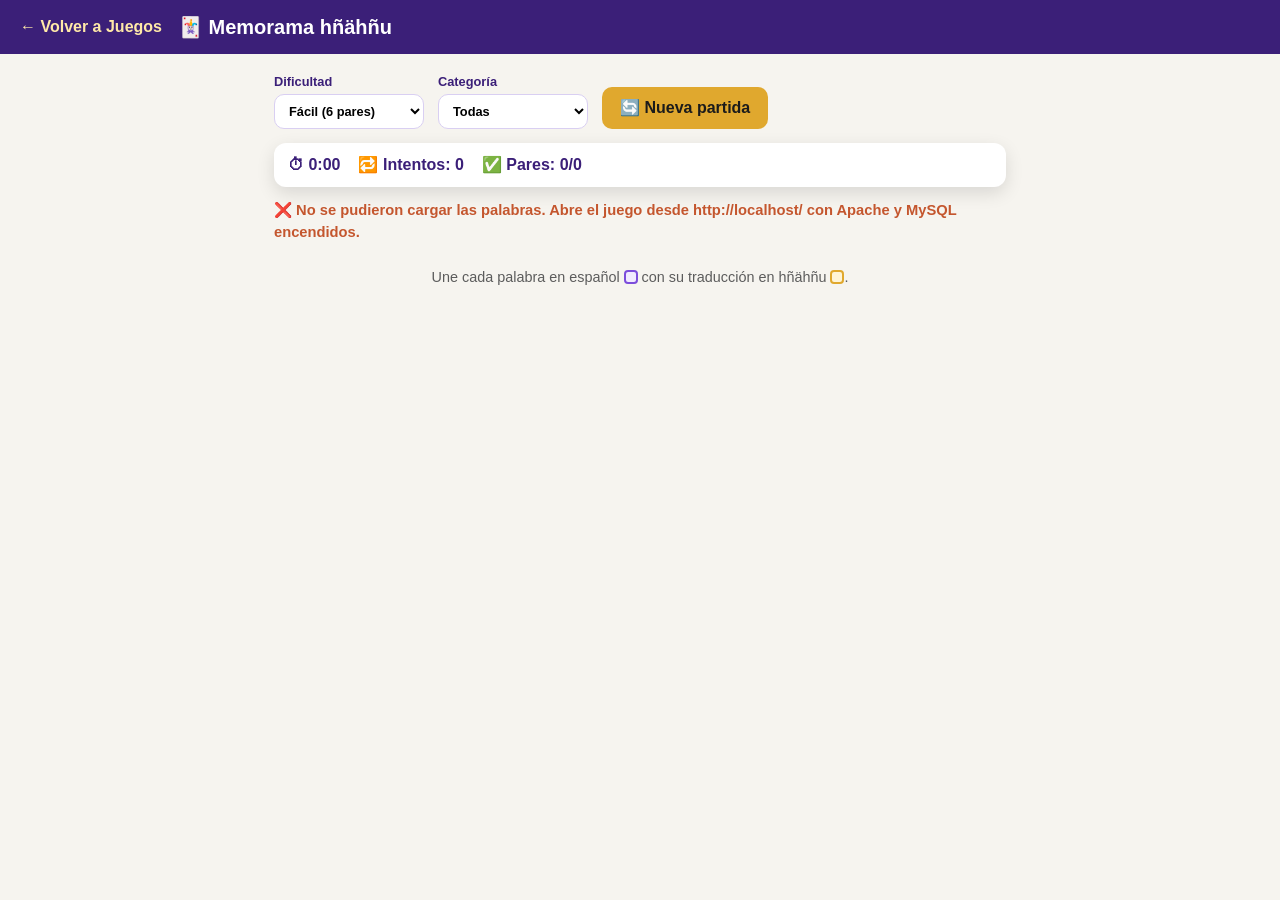
<file: juegos/memorama/index.html>
<!DOCTYPE html>
<html lang="es">
<head>
    <meta charset="UTF-8">
    <meta name="viewport" content="width=device-width, initial-scale=1.0">
    <title>Memorama hñähñu</title>
    <link rel="stylesheet" href="../comun/juego.css">
    <link rel="stylesheet" href="memorama.css">
</head>
<body>

<header class="jg-top">
    <a href="../../juegos.html">← Volver a Juegos</a>
    <h1>🃏 Memorama hñähñu</h1>
</header>

<main class="jg-main">
    <section class="jg-controles">
        <label>Dificultad
            <select id="dificultad">
                <option value="facil">Fácil (6 pares)</option>
                <option value="medio">Medio (8 pares)</option>
                <option value="dificil">Difícil (10 pares)</option>
            </select>
        </label>
        <label>Categoría
            <select id="categoria"><option value="0">Todas</option></select>
        </label>
        <button type="button" class="jg-btn" id="btnNuevo">🔄 Nueva partida</button>
    </section>

    <section class="jg-stats" aria-live="polite">
        <span>⏱ <b id="tiempo">0:00</b></span>
        <span>🔁 Intentos: <b id="intentos">0</b></span>
        <span>✅ Pares: <b id="pares">0/0</b></span>
    </section>

    <p class="jg-aviso" id="estado">Cargando palabras…</p>
    <div class="mem-tablero" id="tablero"></div>
    <p class="jg-ayuda">Une cada palabra en español <span class="mem-leyenda es"></span> con su traducción en hñähñu <span class="mem-leyenda ot"></span>.</p>
</main>

<div class="jg-modal" id="modal" hidden role="dialog" aria-modal="true" aria-labelledby="modalTitulo">
    <div class="jg-modal-caja">
        <h2 id="modalTitulo">🎉 ¡Ganaste!</h2>
        <p id="modalResumen"></p>
        <p class="jg-xp" id="modalXp"></p>
        <p id="modalExtra"></p>
        <p class="jg-logro" id="modalLogro" hidden></p>
        <div class="jg-modal-botones">
            <button type="button" class="jg-btn" id="btnOtra">Jugar otra vez</button>
            <a class="jg-btn sec" href="../../perfil.html#logros">Ver logros</a>
            <a class="jg-btn sec" href="../../juegos.html">Salir</a>
        </div>
    </div>
</div>

<script src="../comun/juego.js"></script>
<script src="memorama.js"></script>
</body>
</html>
</file>
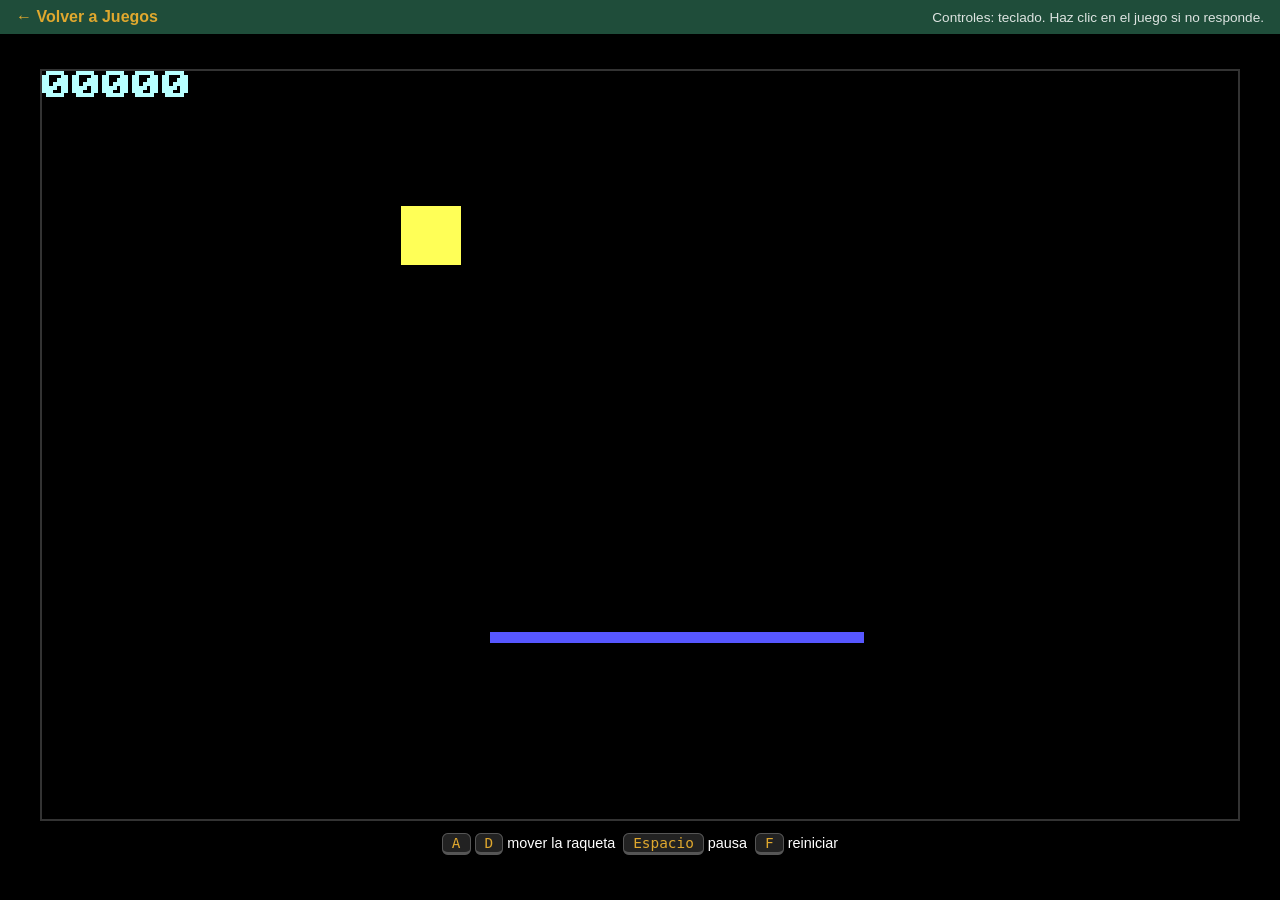
<file: juegos/pinpog/index.html>
<!DOCTYPE html>
<html lang="es">
<head>
    <meta charset="UTF-8">
    <meta name="viewport" content="width=device-width, initial-scale=1.0">
    <title>PinPog</title>
    <style>
        :root { --verde-oscuro: #1f4d3a; --dorado: #e0a82e; }
        * { box-sizing: border-box; margin: 0; padding: 0; }
        html, body { height: 100%; }
        body { display: flex; flex-direction: column; background: #000; color: #fff; font-family: "Segoe UI", Tahoma, sans-serif; }
        header { display: flex; align-items: center; justify-content: space-between; gap: 12px; padding: 8px 16px; background: var(--verde-oscuro); }
        header a { color: var(--dorado); font-weight: 700; text-decoration: none; }
        header a:hover { text-decoration: underline; }
        header span { font-size: .85rem; opacity: .85; }
        main { flex: 1; display: flex; flex-direction: column; align-items: center; justify-content: center; gap: 14px; padding: 12px; min-height: 0; }
        #pantalla { width: min(100%, calc((100vh - 150px) * 1.6)); aspect-ratio: 8 / 5; background: #000; border: 2px solid #333; }
        #pantalla canvas { width: 100% !important; height: 100% !important; image-rendering: pixelated; display: block; }
        #pantalla div { display: none; }
        .teclas { display: flex; flex-wrap: wrap; gap: 8px; justify-content: center; font-size: .9rem; }
        kbd { background: #222; border: 1px solid #555; border-bottom-width: 3px; border-radius: 6px; padding: 1px 9px; font-family: monospace; color: var(--dorado); }
        #estado { font-size: .85rem; opacity: .7; }
    </style>
</head>
<body>
    <header>
        <a href="../../juegos.html">← Volver a Juegos</a>
        <span>Controles: teclado. Haz clic en el juego si no responde.</span>
    </header>
    <main>
        <div id="pantalla"><div></div><canvas></canvas></div>
        <div class="teclas">
            <span><kbd>A</kbd> <kbd>D</kbd> mover la raqueta</span>
            <span><kbd>Espacio</kbd> pausa</span>
            <span><kbd>F</kbd> reiniciar</span>
        </div>
        <p id="estado">Cargando…</p>
    </main>
    <script src="libv86.js"></script>
    <script>
        var estado = document.getElementById("estado");
        try {
            var emulador = new V86({
                wasm_path: "v86.wasm",
                screen_container: document.getElementById("pantalla"),
                bios: { url: "bios/seabios.bin" },
                vga_bios: { url: "bios/vgabios.bin" },
                fda: { url: "pinpog.img" },
                boot_order: 0x01,
                memory_size: 8 * 1024 * 1024,
                vga_memory_size: 2 * 1024 * 1024,
                autostart: true,
                disable_speaker: true
            });
            emulador.add_listener("emulator-started", function () { estado.textContent = ""; });
        } catch (e) {
            estado.textContent = "No se pudo iniciar el juego: " + e.message;
        }
    </script>
</body>
</html>
</file>
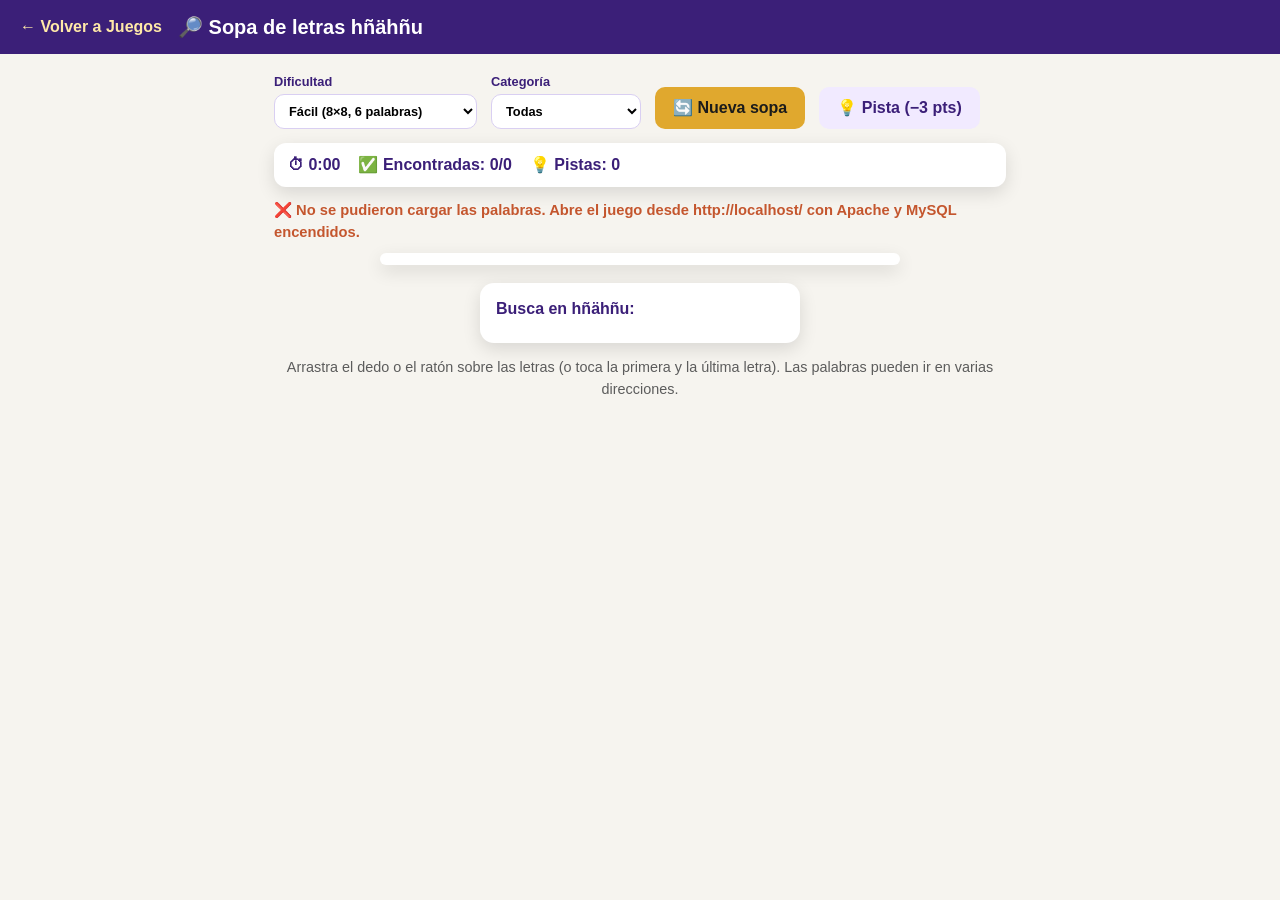
<file: juegos/sopa/index.html>
<!DOCTYPE html>
<html lang="es">
<head>
    <meta charset="UTF-8">
    <meta name="viewport" content="width=device-width, initial-scale=1.0">
    <title>Sopa de letras hñähñu</title>
    <link rel="stylesheet" href="../comun/juego.css">
    <link rel="stylesheet" href="sopa.css">
</head>
<body>

<header class="jg-top">
    <a href="../../juegos.html">← Volver a Juegos</a>
    <h1>🔎 Sopa de letras hñähñu</h1>
</header>

<main class="jg-main">
    <section class="jg-controles">
        <label>Dificultad
            <select id="dificultad">
                <option value="facil">Fácil (8×8, 6 palabras)</option>
                <option value="medio">Medio (10×10, 8 palabras)</option>
                <option value="dificil">Difícil (12×12, 10 palabras)</option>
            </select>
        </label>
        <label>Categoría
            <select id="categoria"><option value="0">Todas</option></select>
        </label>
        <button type="button" class="jg-btn" id="btnNuevo">🔄 Nueva sopa</button>
        <button type="button" class="jg-btn sec" id="btnPista">💡 Pista (−3 pts)</button>
    </section>

    <section class="jg-stats" aria-live="polite">
        <span>⏱ <b id="tiempo">0:00</b></span>
        <span>✅ Encontradas: <b id="encontradas">0/0</b></span>
        <span>💡 Pistas: <b id="pistas">0</b></span>
    </section>

    <p class="jg-aviso" id="estado">Cargando palabras…</p>

    <div class="sopa-zona">
        <div class="sopa-grid" id="grid" aria-label="Sopa de letras"></div>
        <aside class="sopa-lista">
            <h2>Busca en hñähñu:</h2>
            <ul id="lista"></ul>
        </aside>
    </div>
    <p class="jg-ayuda">Arrastra el dedo o el ratón sobre las letras (o toca la primera y la última letra). Las palabras pueden ir en varias direcciones.</p>
</main>

<div class="jg-modal" id="modal" hidden role="dialog" aria-modal="true" aria-labelledby="modalTitulo">
    <div class="jg-modal-caja">
        <h2 id="modalTitulo">🎉 ¡Sopa completada!</h2>
        <p id="modalResumen"></p>
        <p class="jg-xp" id="modalXp"></p>
        <p id="modalExtra"></p>
        <p class="jg-logro" id="modalLogro" hidden></p>
        <div class="jg-modal-botones">
            <button type="button" class="jg-btn" id="btnOtra">Jugar otra vez</button>
            <a class="jg-btn sec" href="../../perfil.html#logros">Ver logros</a>
            <a class="jg-btn sec" href="../../juegos.html">Salir</a>
        </div>
    </div>
</div>

<script src="../comun/juego.js"></script>
<script src="sopa.js"></script>
</body>
</html>
</file>
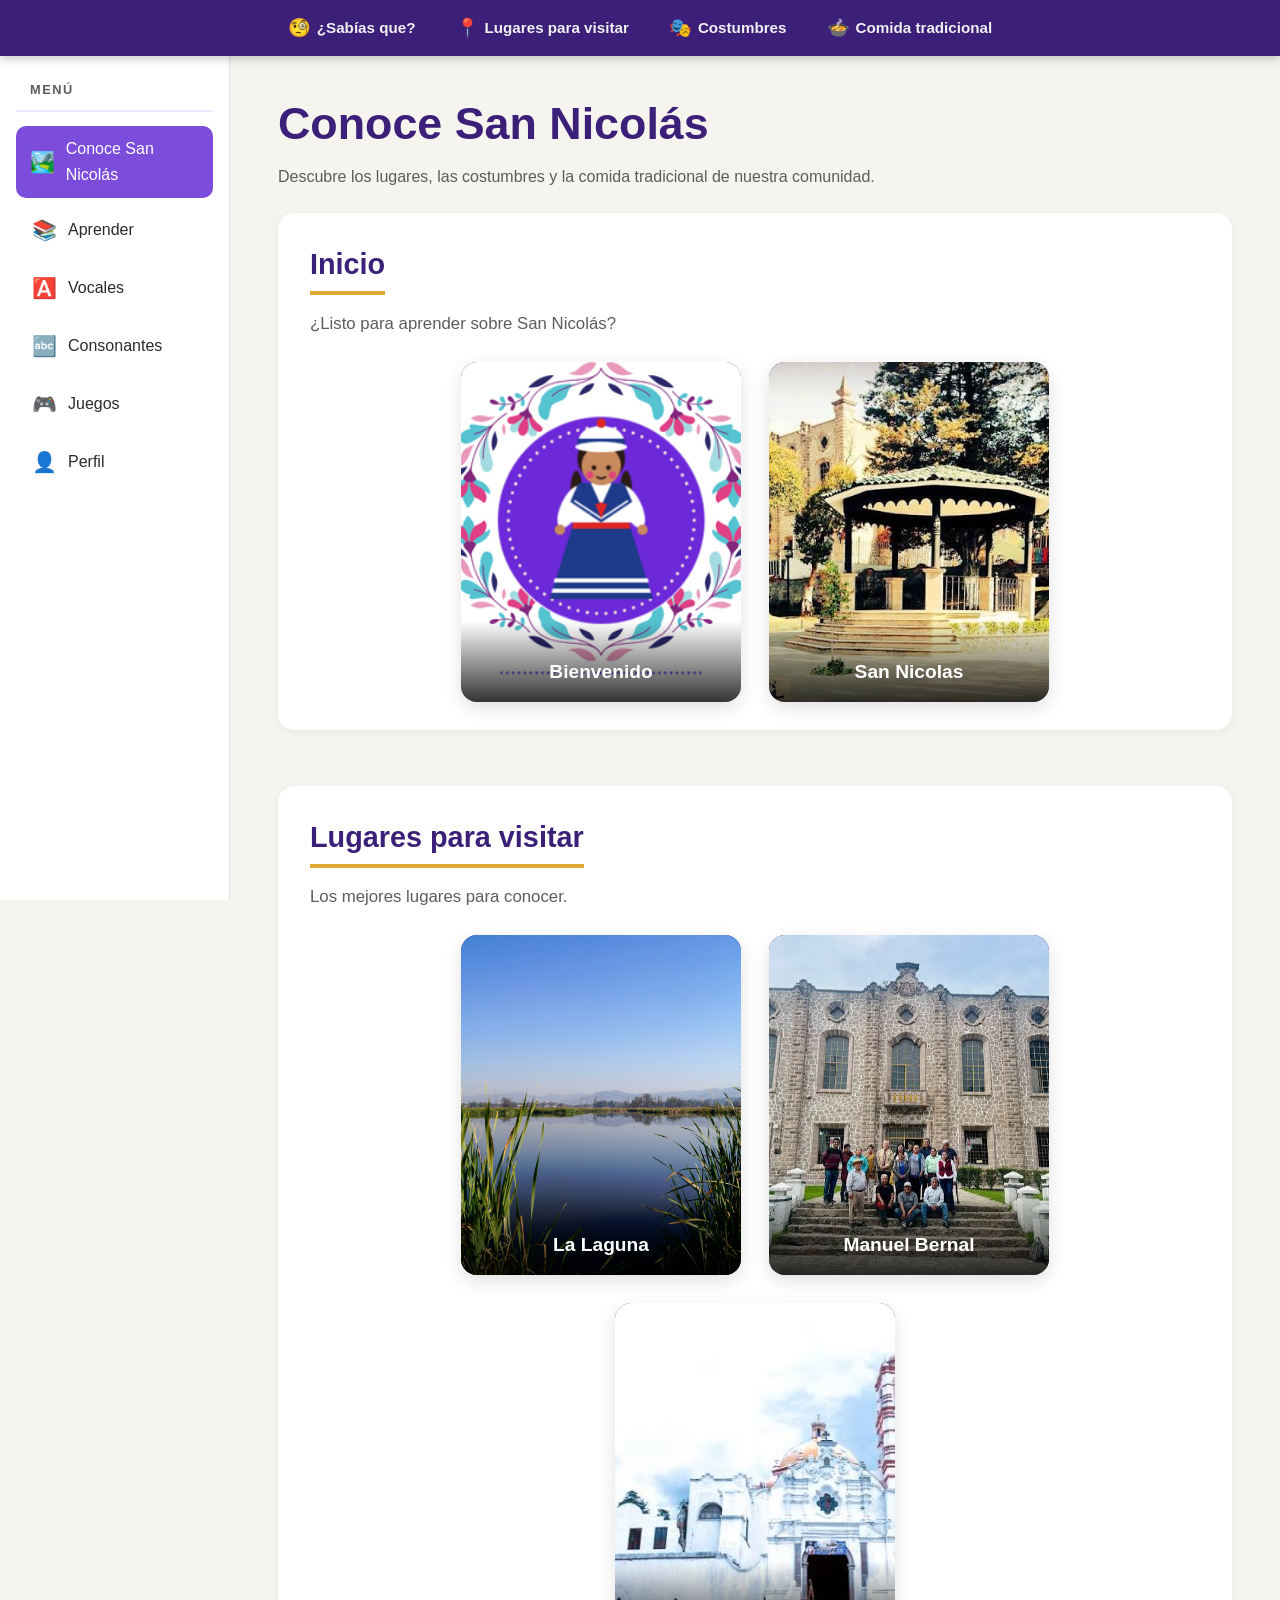
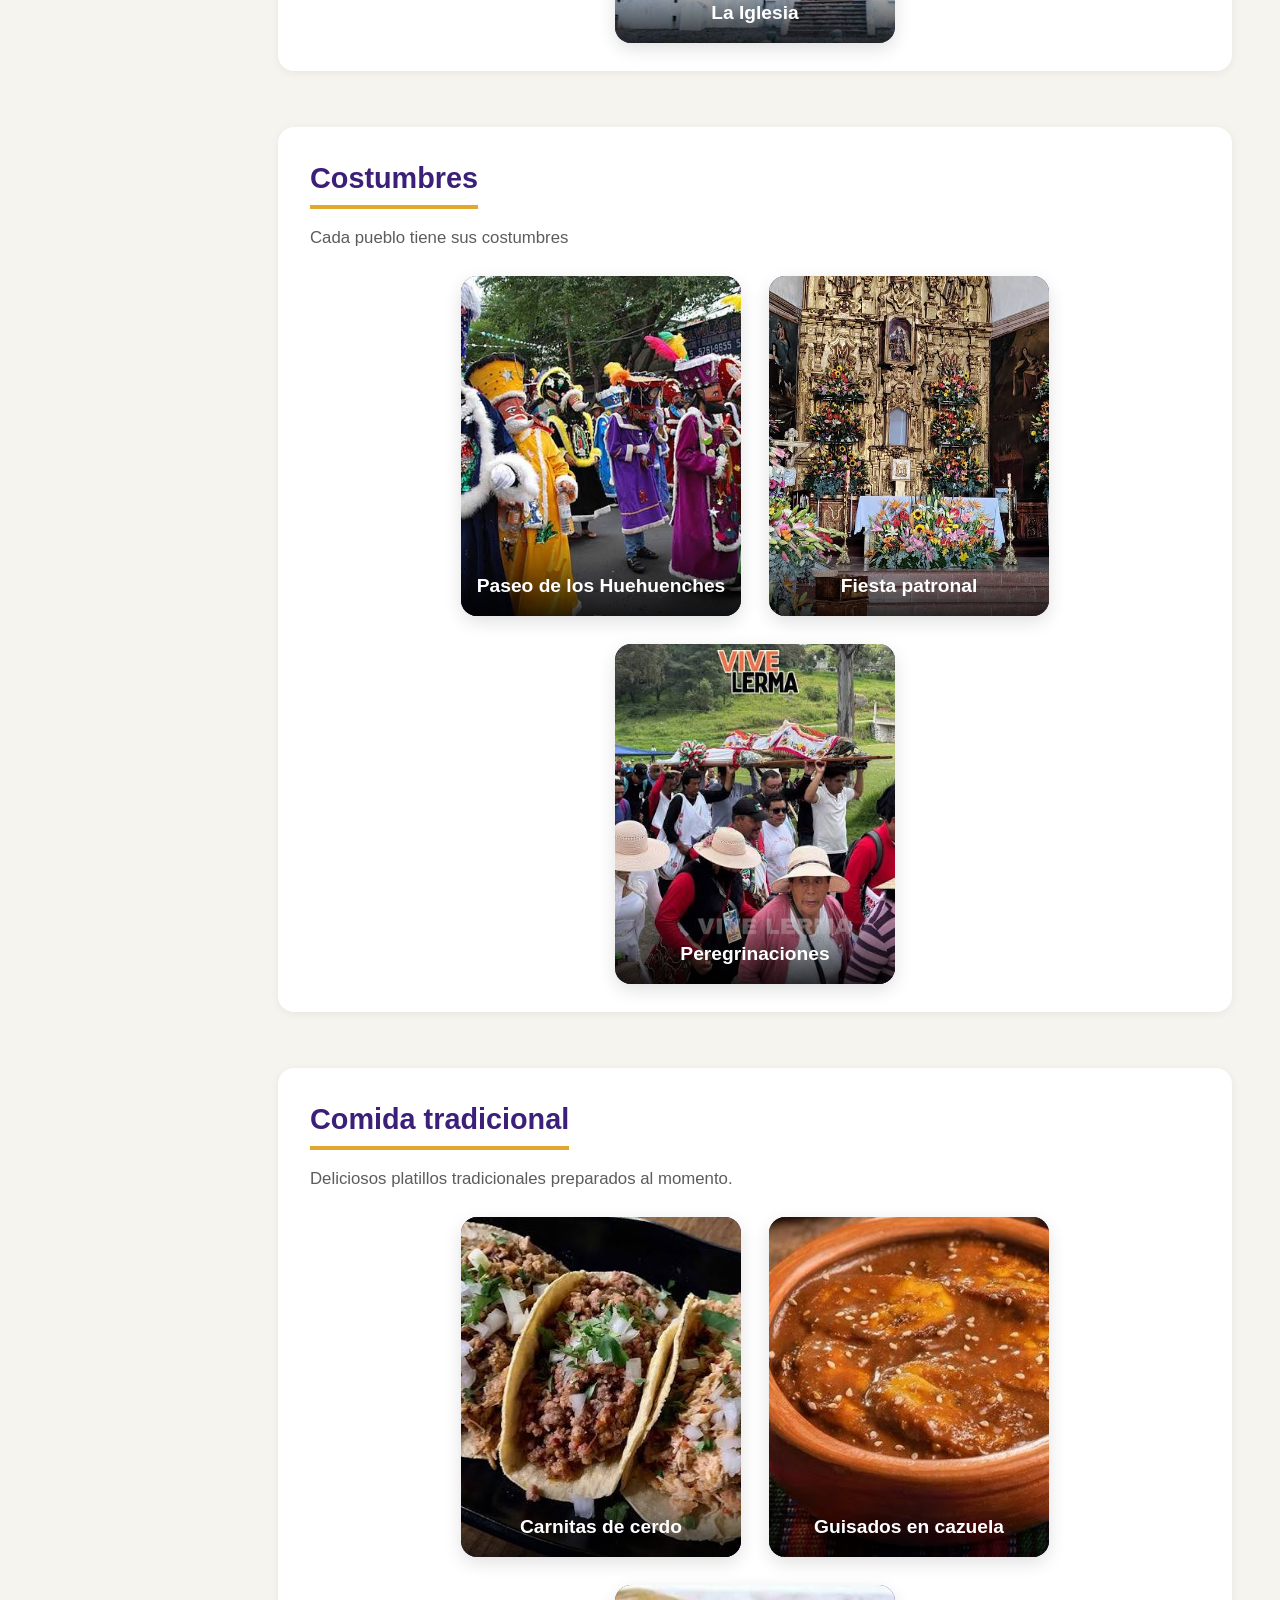
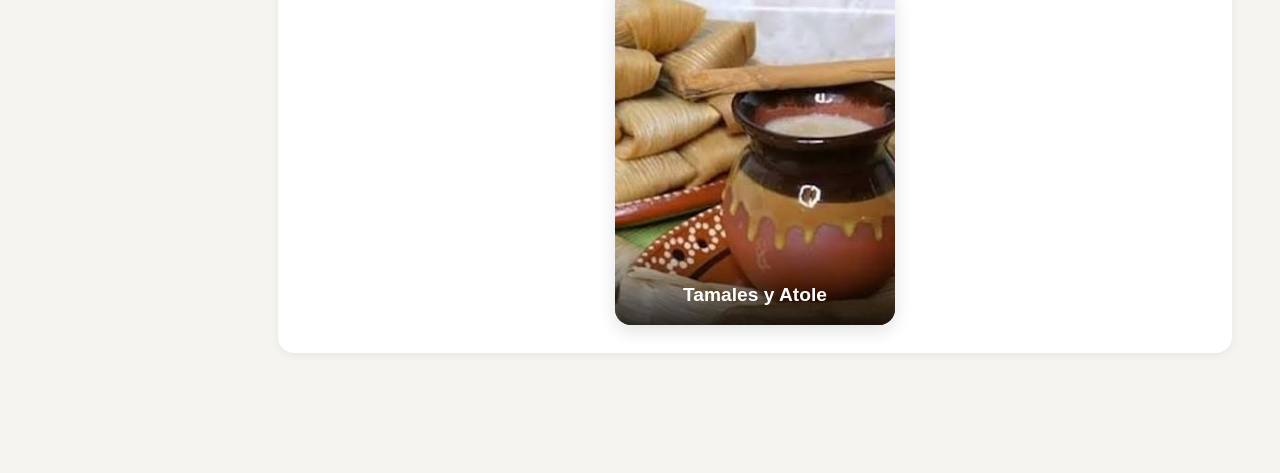
<file: conoce_san_nicolas.html>
<!DOCTYPE html>
<html lang="es">
<head>
    <meta charset="UTF-8">
    <meta name="viewport" content="width=device-width, initial-scale=1.0">
    <title>Conoce San Nicolás</title>

    <link rel="stylesheet" href="inicio.css">
</head>
<body>

    <nav class="sidebar2">
        <ul class="menu-link">
            <li><a href="#inicio"><span class="icon">🧐</span> ¿Sabías que?</a></li>
            <li><a href="#lugares"><span class="icon">📍</span> Lugares para visitar</a></li>
            <li><a href="#costumbres"><span class="icon">🎭</span> Costumbres</a></li>
            <li><a href="#comida"><span class="icon">🍲</span> Comida tradicional</a></li>
        </ul>
    </nav>

    <div class="contenedor">

        <aside class="barra" id="barra" data-activo="conoce"></aside>
        <script src="barra.js"></script>

        <main class="main-content">
            <h1>Conoce San Nicolás</h1>
            <p>Descubre los lugares, las costumbres y la comida tradicional de nuestra comunidad.</p>
          
            
    <section id="inicio">
        <h2>Inicio</h2>
        <p> ¿Listo para aprender sobre San Nicolás?</p>
        <div class="cards-container"> 
        
         <div class="card">
            <div class="face front">
                <img src="img/logo.png" alt="Lugar">
                <h3>Bienvenido</h3>
            </div>
            <div class="face back">
                <h3>:V</h3>
                <p>
                Te presetamos informacion general de San Nicolas  
                </p>
               
            </div>
        </div>
      
       
         <div class="card">
            <div class="face front">
                <img src="img/Konoha.jpg" alt="Lugar">
                <h3>San Nicolas</h3>
            </div>
            <div class="face back">
                <h3>San Nicolas</h3>
                <p>
                 San Nicolás Peralta es una localidad perteneciente al municipio de Lerma en el Estado de México
                Población: Aproximadamente 5,265 habitantes según datos del INEGI.
                </p>
               
            </div>
        </div>
        
     </div>  
    </section>
      <section id="lugares">
        <h2>Lugares para visitar</h2>
        <p>Los mejores lugares para conocer.</p>
      <div class="cards-container">
        <!-- tarjeta 1 laguna -->
        <div class="card">
            <div class="face front">
                <img src="img/el_lago_negro.jpg" alt="Lugar">
                <h3> La Laguna</h3>
            </div>
            <div class="face back">
                <h3>La Laguna</h3>
                <p>
                  es un cuerpo de agua y humedal natural que forma parte de las Ciénegas del Lerma, ubicado en la localidad de San Nicolás Peralta,<br>
                   en el municipio de Lerma, Estado de México
                </p>
               
            </div>
        </div>
      
        <!-- tarjeta 2 bilioteca -->
         <div class="card">
            <div class="face front">
                <img src="img/la_seccion_prohibida_de_la biblioteca.jpg" alt="Lugar">
                <h3> Manuel Bernal</h3>
            </div>
            <div class="face back">
                <h3>Manuel Bernal</h3>
                <p>
                La biblioteca pública de San Nicolás Peralta en Lerma, Estado de México, se llama oficialmente <br>
                "Manuel Bernal" (con número de colección 6296 en la Red Nacional de Bibliotecas Públicas).
                </p>
               
            </div>
        </div>
           <!-- tarjeta 3 iglesia -->
         <div class="card">
            <div class="face front">
                <img src="img/Culto.jpg" alt="Lugar">
                <h3> La Iglesia</h3>
            </div>
            <div class="face back">
                <h3>La Iglesia</h3>
                <p>
                 Conocida también como la Parroquia de San Nicolás Peralta <br>
                es un templo histórico del siglo XVIII ubicado en la comunidad de San Nicolás Peralta, en el municipio de Lerma, Estado de México
                </p>
               
            </div>
        </div>
        </div>
         <!-- section de constumbres -->
    </section>
     
     <section id="costumbres">
        <h2>Costumbres</h2>
        <p>Cada pueblo tiene sus costumbres </p>
        <div class="cards-container">
        <!-- tarjeta 4 huehuenches-->
        <div class="card">
            <div class="face front">
                <img src="img/Minami Kamakura High School Girls Cycling Club.jpg" alt="Lugar">
                <h3> Paseo de los Huehuenches</h3>
            </div>
            <div class="face back">
                <h3>Paseo de los Huehuenches</h3>
                <p>
                Se celebra cada 1 de enero. Los habitantes se disfrazan y salen a las calles entre bailes y convivencia comunitaria.<br>
                 Una característica particular de esta tradición es el intercambio simbólico de chicotazos, los cuales se consideran de buena suerte
                </p>
               
            </div>
        </div>
      
        <!-- tarjeta 5 fiesta patronal -->
         <div class="card">
            <div class="face front">
                <img src="img/sake de binks.jpg" alt="Lugar">
                <h3>Fiesta patronal </h3>
            </div>
            <div class="face back">
                <h3> San Nicolás de Tolentino</h3>
                <p>
               10 de septiembre en honor al santo patrono de la comunidad,<br>
                cuya figura se venera en el histórico templo local del siglo XVIII. Incluye actos religiosos, música y festejos populares.
                </p>
               
            </div>
        </div>
           <!-- tarjeta 6 chalma -->
         <div class="card">
            <div class="face front">
                <img src="img/peri.jpg" alt="Lugar">
                <h3> Peregrinaciones </h3>
            </div>
            <div class="face back">
                <h3>Peregrinaciones al Santuario de Chalma</h3>
                <p>
                La comunidad participa en tradicionales peregrinaciones a pie o en grupo hacia el Santuario del Señor de Chalma
                </p>
               
            </div>
        </div>
    </div>
    </section>
     <!-- comida tradicional -->
    <section id="comida">
        <h2>Comida tradicional</h2>
        <p>Deliciosos platillos tradicionales  preparados al momento.</p>
       <div class="cards-container"> 
         <!-- tarjeta 7 carnitas -->
         <div class="card">
            <div class="face front">
                <img src="img/hawk.jpg" alt="Lugar">
                <h3> Carnitas de cerdo</h3>
            </div>
            <div class="face back">
                <h3>Carnitas de cerdo</h3>
                <p>
              Servidas en tacos acompañados de salsas verdes y rojas tradicionales 
                </p>
               
            </div>
        </div>
      
        <!-- tarjeta 8 guisados -->
         <div class="card">
            <div class="face front">
                <img src="img/clayface.jpg" alt="Lugar">
                <h3>Guisados en cazuela</h3>
            </div>
            <div class="face back">
                <h3>Guisados en cazuela</h3>
                <p>
                Comida casera que incluye mole verde, mole rojo con pollo o guajolote, y pipián, tradicionales para las celebraciones de la zona
                </p>
               
            </div>
        </div>
           <!-- tarjeta 9 tamales y atole -->
         <div class="card">
            <div class="face front">
                <img src="img/mochi.jpg" alt="Lugar">
                <h3> Tamales y Atole</h3>
            </div>
            <div class="face back">
                <h3>Tamales y Atole</h3>
                <p>
             Especialmente elaborados durante las festividades de la comunidad, como el Día de la Candelaria o la fiesta patronal en honor a San Nicolás
                </p>
               
            </div>
        </div>
     </div>  
    </section>
        </main>
    </div>



</body>
</html>
</file>
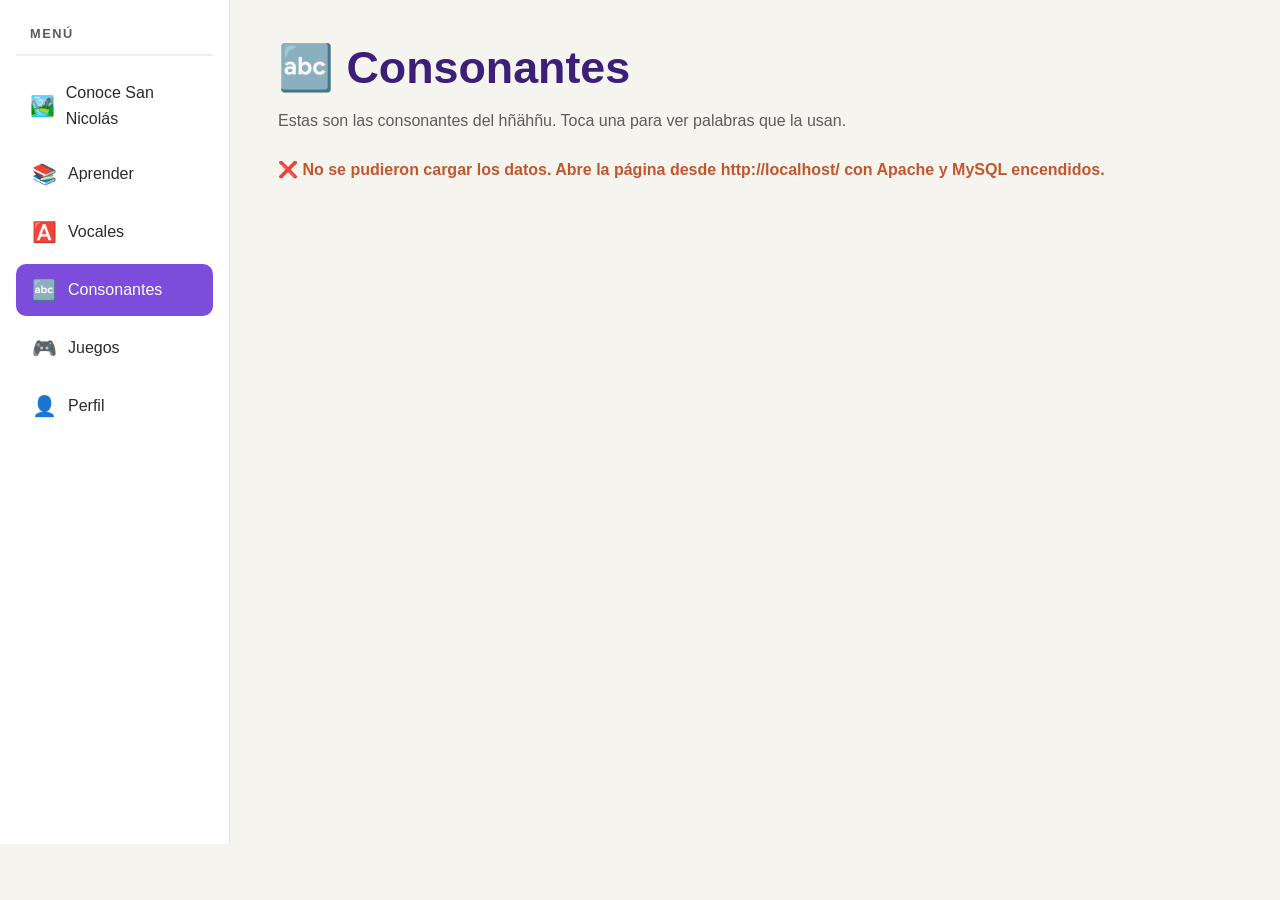
<file: consonantes.html>
<!DOCTYPE html>
<html lang="es">
<head>
    <meta charset="UTF-8">
    <meta name="viewport" content="width=device-width, initial-scale=1.0">
    <title>Consonantes</title>
    <link rel="stylesheet" href="inicio.css">
    <link rel="stylesheet" href="letras.css">
</head>
<body data-tipo="consonante">

    <div class="contenedor">

        <!-- Menú lateral compartido -->
        <aside class="barra" id="barra" data-activo="consonantes"></aside>
        <script src="barra.js"></script>

        <main class="main-content">
            <h1>🔤 Consonantes</h1>
            <p>Estas son las consonantes del hñähñu. Toca una para ver palabras que la usan.</p>

            <p id="estadoCarga" class="letras-aviso">Cargando…</p>

            <div id="contenido" hidden>
                <section>
                    <h2>Alfabeto</h2>
                    <div class="letras-grid" id="letrasGrid" role="tablist" aria-label="Consonantes"></div>
                </section>

                <section class="letra-detalle" id="detalle" aria-live="polite">
                    <div class="letra-grande" id="letraGrande"></div>
                    <div class="letra-info">
                        <h2 id="detalleTitulo"></h2>
                        <p id="detalleSub"></p>
                        <ul class="palabras-lista" id="palabrasLista"></ul>
                        <button type="button" class="letras-btn" id="btnMas" hidden>Ver más palabras</button>
                    </div>
                </section>
            </div>
        </main>
    </div>

    <script src="letras.js"></script>
</body>
</html>
</file>
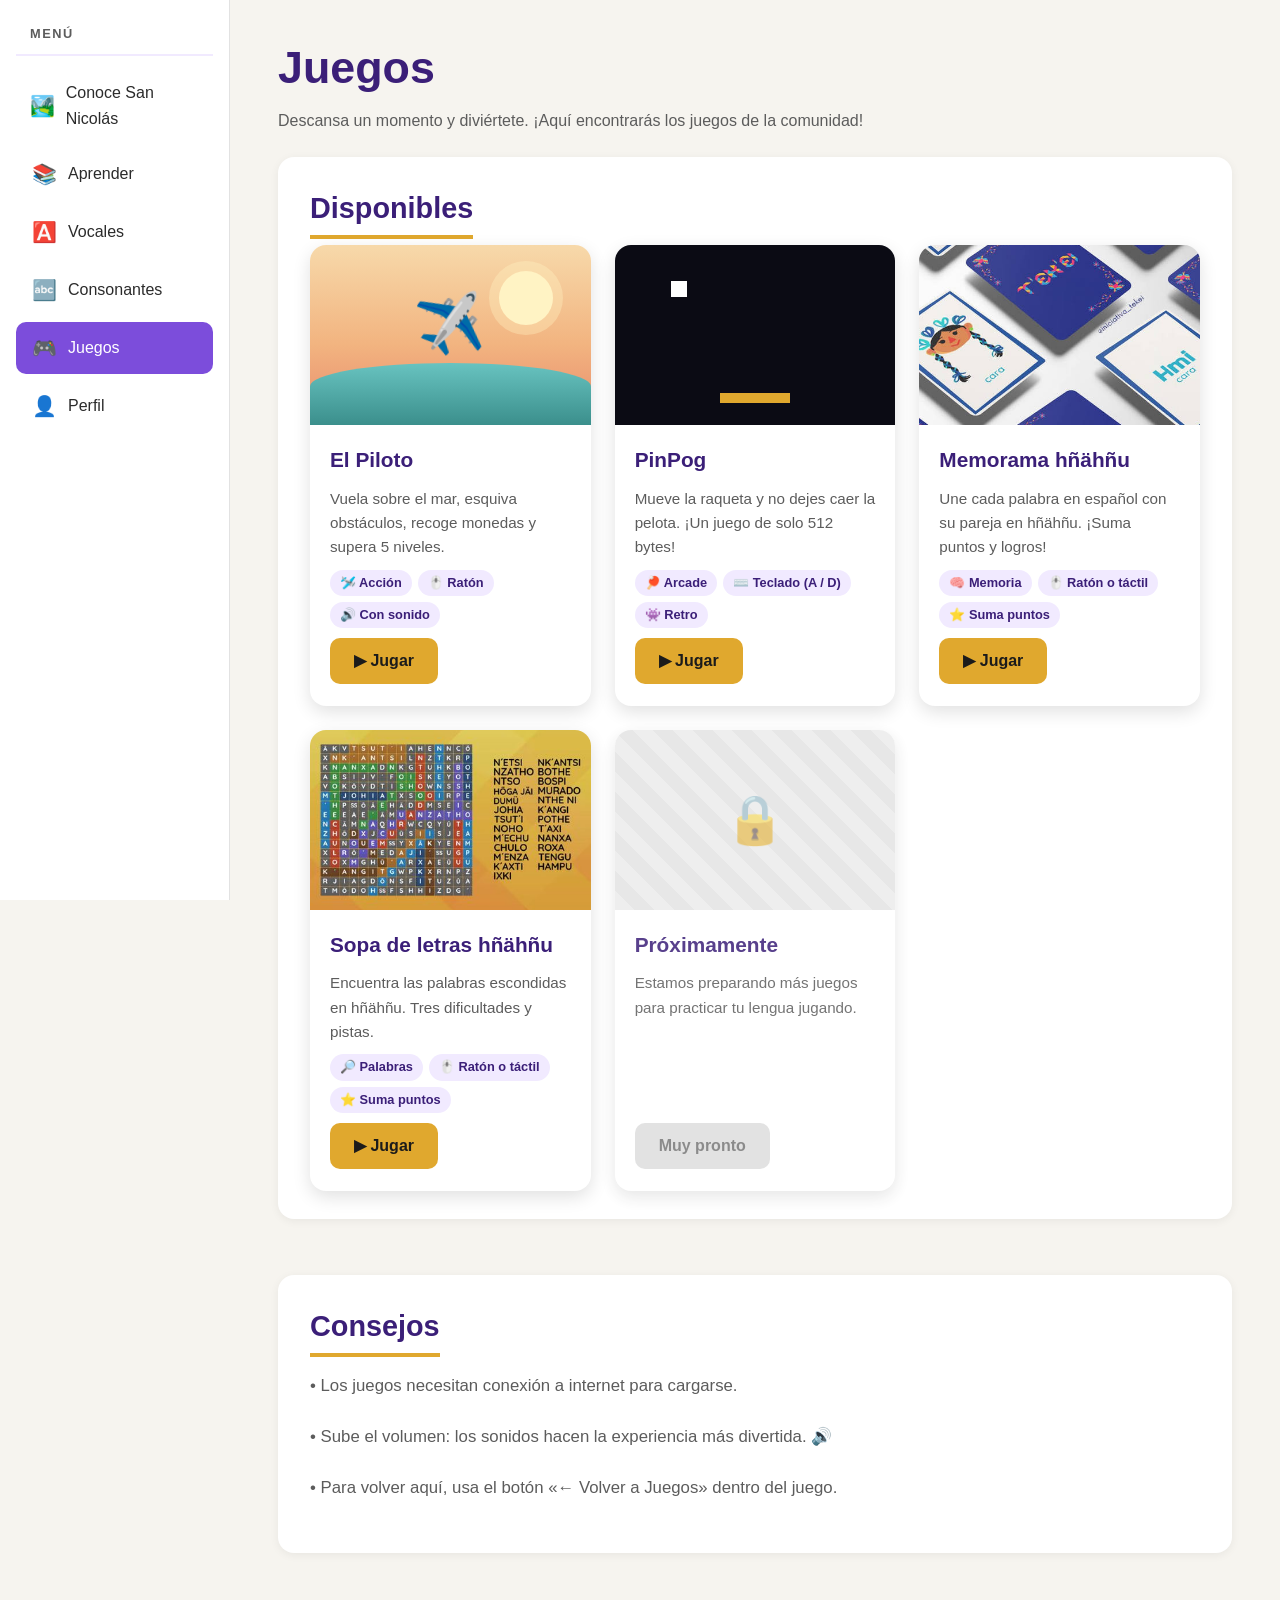
<file: juegos.html>
<!DOCTYPE html>
<html lang="es">
<head>
    <meta charset="UTF-8">
    <meta name="viewport" content="width=device-width, initial-scale=1.0">
    <title>Juegos</title>
    <link rel="stylesheet" href="inicio.css">
    <link rel="stylesheet" href="juegos.css">
</head>
<body>

    <div class="contenedor">

        <aside class="barra" id="barra" data-activo="juegos"></aside>
        <script src="barra.js"></script>

        <main class="main-content">
            <h1>Juegos</h1>
            <p>Descansa un momento y diviértete. ¡Aquí encontrarás los juegos de la comunidad!</p>

            <section>
                <h2>Disponibles</h2>

                <div class="juegos-grid">

                    <!-- ===== Juego: El Piloto ===== -->
                    <article class="juego-card">
                        <a class="juego-portada portada-piloto" href="juegos/aviator/index.html" aria-label="Jugar El Piloto">
                            <span class="portada-sol"></span>
                            <span class="portada-avion">✈️</span>
                            <span class="portada-mar"></span>
                        </a>
                        <div class="juego-info">
                            <h3>El Piloto</h3>
                            <p>Vuela sobre el mar, esquiva obstáculos, recoge monedas y supera 5 niveles.</p>
                            <ul class="juego-tags">
                                <li>🛩️ Acción</li>
                                <li>🖱️ Ratón</li>
                                <li>🔊 Con sonido</li>
                            </ul>
                            <a class="btn-jugar" href="juegos/aviator/index.html">▶ Jugar</a>
                        </div>
                    </article>

                    <!-- ===== Juego: PinPog ===== -->
                    <article class="juego-card">
                        <a class="juego-portada portada-pinpog" href="juegos/pinpog/index.html" aria-label="Jugar PinPog">
                            <span class="pp-bola"></span>
                            <span class="pp-raqueta"></span>
                        </a>
                        <div class="juego-info">
                            <h3>PinPog</h3>
                            <p>Mueve la raqueta y no dejes caer la pelota. ¡Un juego de solo 512 bytes!</p>
                            <ul class="juego-tags">
                                <li>🏓 Arcade</li>
                                <li>⌨️ Teclado (A / D)</li>
                                <li>👾 Retro</li>
                            </ul>
                            <a class="btn-jugar" href="juegos/pinpog/index.html">▶ Jugar</a>
                        </div>
                    </article>

                    <!-- ===== Juego: Memorama ===== -->
                    <article class="juego-card">
                        <a class="juego-portada portada-memorama" href="juegos/memorama/index.html" aria-label="Jugar Memorama">
                            <img class="portada-img" src="juegos/memorama/portada.png" alt="Cartas del memorama">
                        </a>
                        <div class="juego-info">
                            <h3>Memorama hñähñu</h3>
                            <p>Une cada palabra en español con su pareja en hñähñu. ¡Suma puntos y logros!</p>
                            <ul class="juego-tags">
                                <li>🧠 Memoria</li>
                                <li>🖱️ Ratón o táctil</li>
                                <li>⭐ Suma puntos</li>
                            </ul>
                            <a class="btn-jugar" href="juegos/memorama/index.html">▶ Jugar</a>
                        </div>
                    </article>

                    <!-- ===== Juego: Sopa de letras ===== -->
                    <article class="juego-card">
                        <a class="juego-portada portada-sopa" href="juegos/sopa/index.html" aria-label="Jugar Sopa de letras">
                            <img class="portada-img" src="juegos/sopa/portada.png" alt="Sopa de letras">
                        </a>
                        <div class="juego-info">
                            <h3>Sopa de letras hñähñu</h3>
                            <p>Encuentra las palabras escondidas en hñähñu. Tres dificultades y pistas.</p>
                            <ul class="juego-tags">
                                <li>🔎 Palabras</li>
                                <li>🖱️ Ratón o táctil</li>
                                <li>⭐ Suma puntos</li>
                            </ul>
                            <a class="btn-jugar" href="juegos/sopa/index.html">▶ Jugar</a>
                        </div>
                    </article>

                    <!-- ===== Próximamente ===== -->
                    <article class="juego-card juego-pronto">
                        <div class="juego-portada portada-pronto">
                            <span class="portada-candado">🔒</span>
                        </div>
                        <div class="juego-info">
                            <h3>Próximamente</h3>
                            <p>Estamos preparando más juegos para practicar tu lengua jugando.</p>
                            <span class="btn-jugar btn-desactivado">Muy pronto</span>
                        </div>
                    </article>

                </div>
            </section>

            <section>
                <h2>Consejos</h2>
                <p>• Los juegos necesitan conexión a internet para cargarse.</p>
                <p>• Sube el volumen: los sonidos hacen la experiencia más divertida. 🔊</p>
                <p>• Para volver aquí, usa el botón «← Volver a Juegos» dentro del juego.</p>
            </section>
        </main>
    </div>

</body>
</html>
</file>
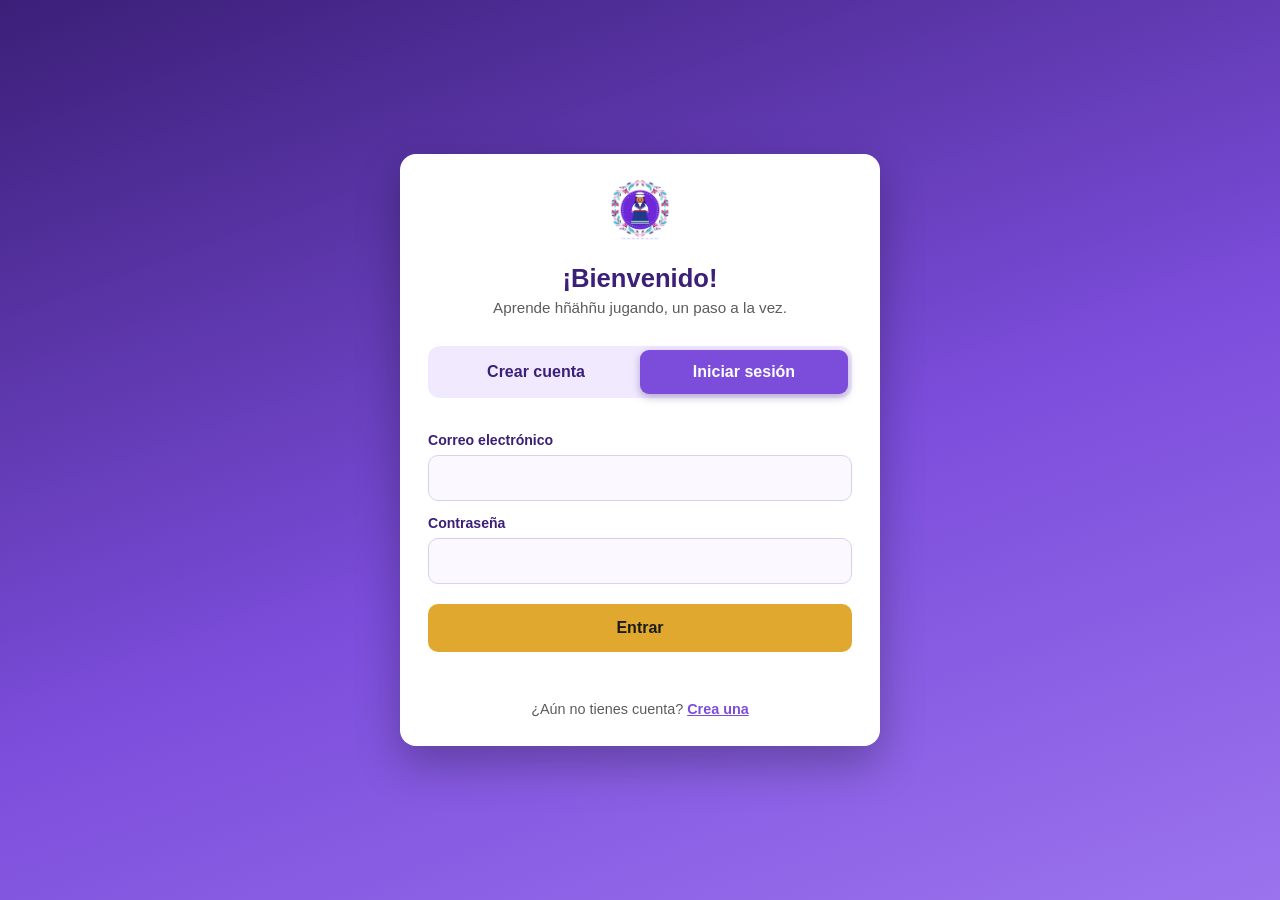
<file: login.html>
<!DOCTYPE html>
<html lang="es">
<head>
    <meta charset="UTF-8">
    <meta name="viewport" content="width=device-width, initial-scale=1.0">
    <meta http-equiv="refresh" content="0; url=registro.html#login">
    <title>Iniciar sesión</title>
</head>
<body>
    <p>Redirigiendo… <a href="registro.html#login">Haz clic aquí si no ocurre automáticamente</a>.</p>
    <script>location.replace("registro.html#login");</script>
</body>
</html>
</file>
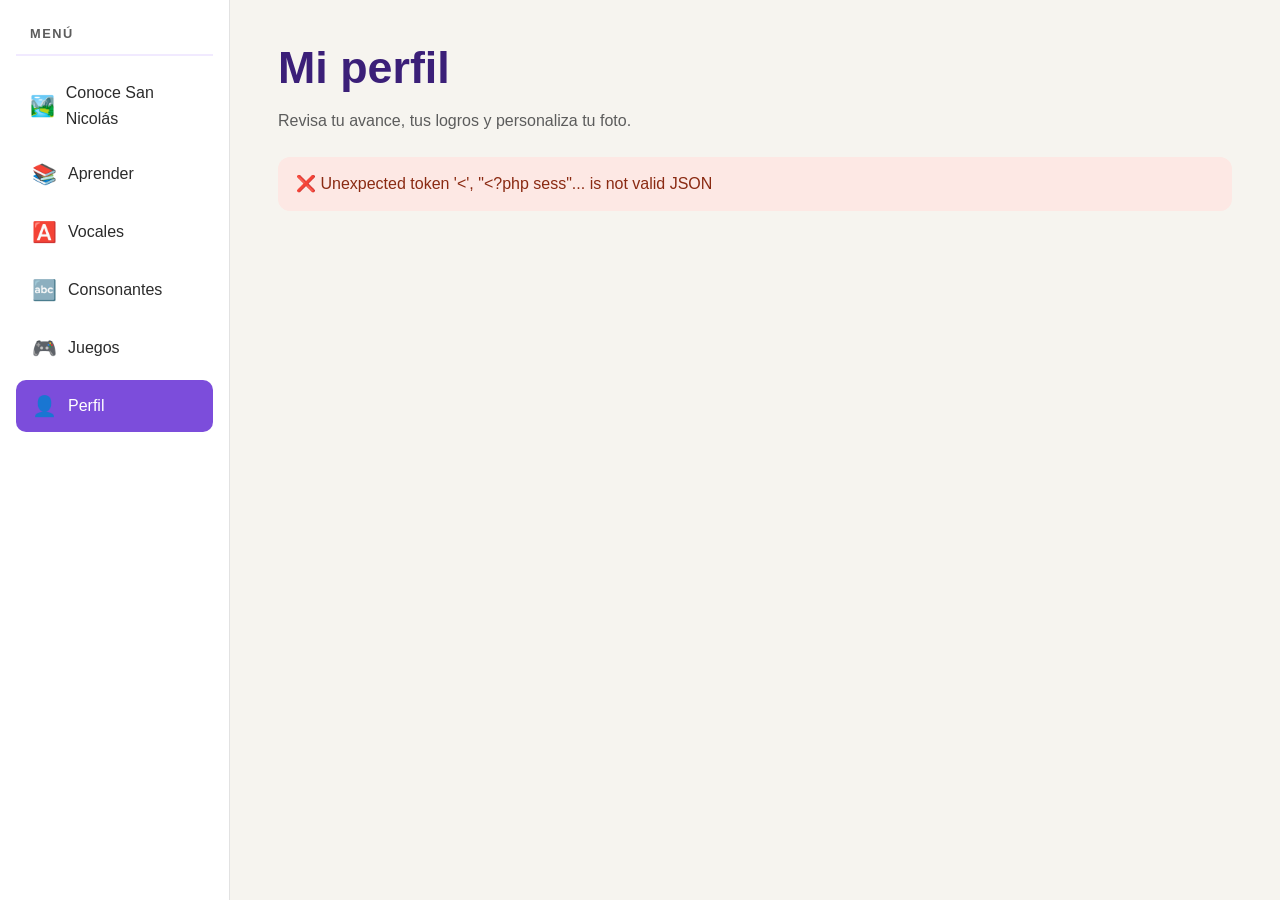
<file: perfil.html>
<!DOCTYPE html>
<html lang="es">
<head>
    <meta charset="UTF-8">
    <meta name="viewport" content="width=device-width, initial-scale=1.0">
    <title>Mi Perfil</title>
    <link rel="stylesheet" href="inicio.css">
    <link rel="stylesheet" href="perfil.css">
</head>
<body>

    <div class="contenedor">

        <aside class="barra" id="barra" data-activo="perfil"></aside>
        <script src="barra.js"></script>

        <main class="main-content">
            <h1>Mi perfil</h1>
            <p>Revisa tu avance, tus logros y personaliza tu foto.</p>

            <p id="estadoCarga" class="aviso">Cargando tu perfil…</p>

            <div id="contenidoPerfil" hidden>

                <section class="perfil-hero">
                    <div class="avatar-zona">
                        <div class="avatar" id="avatar">
                            <img id="avatarImg" alt="Foto de perfil" hidden>
                            <span id="avatarInicial" class="avatar-inicial">?</span>
                        </div>
                        <button type="button" class="avatar-camara" id="btnCamara" title="Cambiar foto" aria-label="Cambiar foto">📷</button>
                        <input type="file" id="inputFoto" accept="image/jpeg,image/png,image/webp" hidden>
                    </div>

                    <div class="perfil-datos">
                        <h2 id="pNombre">—</h2>
                        <p class="perfil-email" id="pEmail"></p>

                        <div class="chips">
                            <span class="chip" id="chipRango">🌱 Semilla</span>
                            <span class="chip" id="chipNivel">📘 —</span>
                            <span class="chip" id="chipPais">📍 —</span>
                            <span class="chip" id="chipDesde">📅 —</span>
                        </div>

                        <div class="acciones">
                            <button type="button" class="btn btn-verde" id="btnSubir">Cambiar foto</button>
                            <button type="button" class="btn btn-gris" id="btnQuitar" hidden>Quitar foto</button>
                            <a class="btn btn-salir" href="cerrar_sesion.php">Cerrar sesión</a>
                        </div>
                        <p class="mensaje" id="mensajeFoto" role="status" aria-live="polite"></p>
                    </div>
                </section>

                <section id="estadisticas">
                    <h2>Mis estadísticas</h2>
                    <div class="stats">
                        <div class="stat">
                            <span class="stat-icono">⭐</span>
                            <strong id="sXp">0</strong>
                            <span>Puntos de experiencia</span>
                        </div>
                        <div class="stat stat-racha">
                            <span class="stat-icono">🔥</span>
                            <strong id="sRacha">0</strong>
                            <span id="sRachaTxt">Racha</span>
                        </div>
                        <div class="stat">
                            <span class="stat-icono">🧭</span>
                            <strong id="sPorc">0%</strong>
                            <span>Progreso del curso</span>
                        </div>
                        <div class="stat">
                            <span class="stat-icono">🗓️</span>
                            <strong id="sDias">0</strong>
                            <span>Días con nosotros</span>
                        </div>
                    </div>

                    <div class="rango-caja">
                        <div class="rango-cabecera">
                            <strong id="rangoActual">🌱 Semilla</strong>
                            <span id="rangoSiguiente">Siguiente: —</span>
                        </div>
                        <div class="barra-prog"><div class="barra-prog-relleno" id="rangoRelleno"></div></div>
                        <p class="rango-texto" id="rangoTexto"></p>
                    </div>
                </section>

                <section id="logros">
                    <h2>Mis logros</h2>
                    <p id="logrosResumen">0 de 0 desbloqueados</p>
                    <div class="proximo" id="proximoLogro" hidden></div>
                    <div class="logros-grid" id="logrosGrid"></div>
                </section>

            </div>
        </main>
    </div>

    <script src="perfil.js"></script>
</body>
</html>
</file>
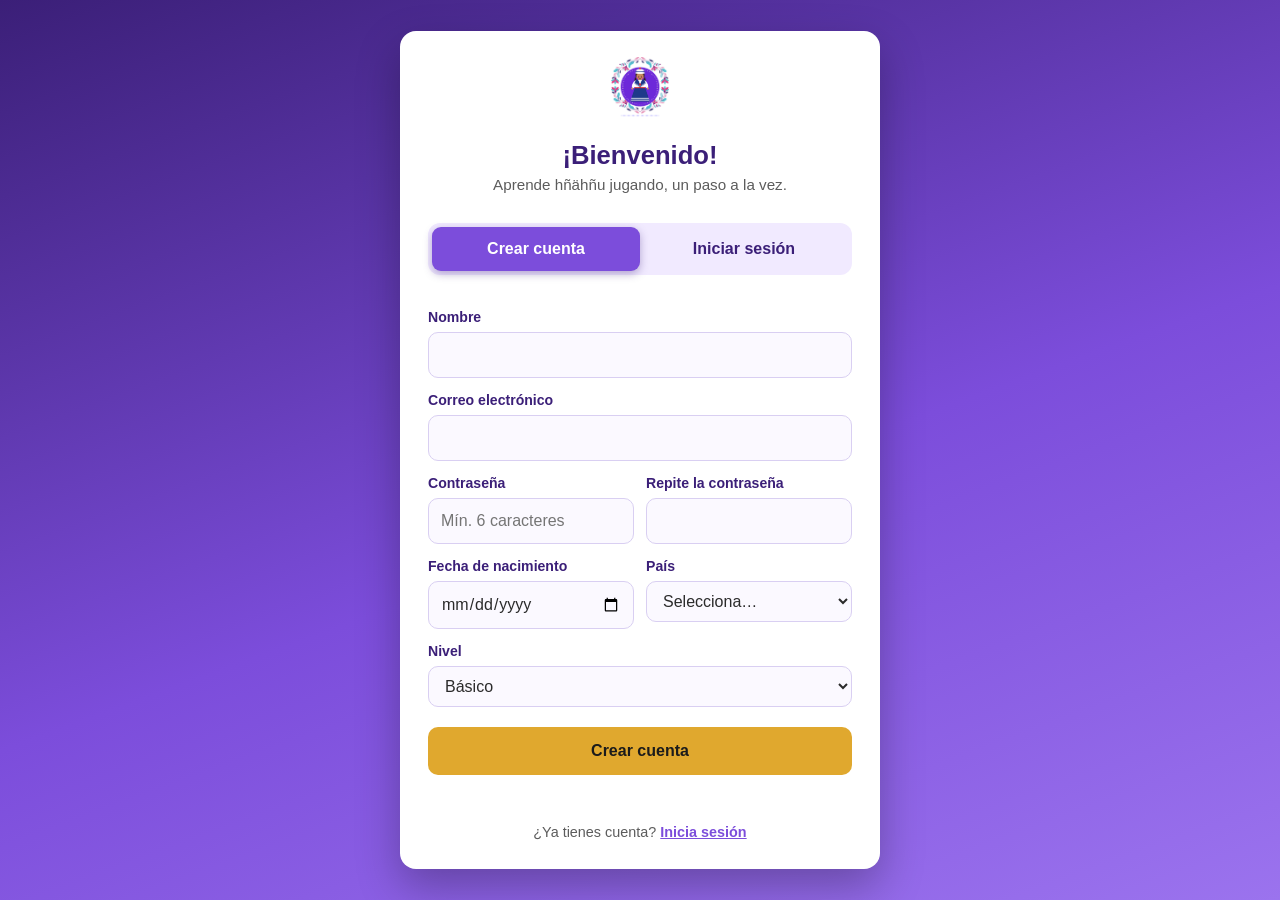
<file: registro.html>
<!DOCTYPE html>
<html lang="es">
<head>
    <meta charset="UTF-8">
    <meta name="viewport" content="width=device-width, initial-scale=1.0">
    <title>Crear cuenta o iniciar sesión</title>
    <link rel="stylesheet" href="registro.css">
</head>
<body>

<main class="auth">
    <div class="auth-card">

        <header class="auth-cabecera">
            <img src="img/logo.png" alt="" class="auth-logo" onerror="this.remove()">
            <h1>¡Bienvenido!</h1>
            <p>Aprende hñähñu jugando, un paso a la vez.</p>
        </header>

        <div class="tabs" role="tablist" aria-label="Acceso">
            <button type="button" class="tab activa" role="tab" id="tabRegistro"
                    aria-selected="true" aria-controls="panelRegistro" data-panel="registro">
                Crear cuenta
            </button>
            <button type="button" class="tab" role="tab" id="tabLogin"
                    aria-selected="false" aria-controls="panelLogin" data-panel="login" tabindex="-1">
                Iniciar sesión
            </button>
        </div>

        <!-- ===== Apartado 1: Crear cuenta ===== -->
        <section class="panel activo" id="panelRegistro" role="tabpanel" aria-labelledby="tabRegistro">
            <form id="formRegistro" novalidate>
                <label for="regNombre">Nombre</label>
                <input type="text" id="regNombre" name="nombre" maxlength="100" autocomplete="name" required>

                <label for="regEmail">Correo electrónico</label>
                <input type="email" id="regEmail" name="email" maxlength="100" autocomplete="email" required>

                <div class="fila">
                    <div>
                        <label for="regPass">Contraseña</label>
                        <input type="password" id="regPass" name="contrasena" minlength="6"
                               placeholder="Mín. 6 caracteres" autocomplete="new-password" required>
                    </div>
                    <div>
                        <label for="regPass2">Repite la contraseña</label>
                        <input type="password" id="regPass2" name="contrasena2" minlength="6"
                               autocomplete="new-password" required>
                    </div>
                </div>

                <div class="fila">
                    <div>
                        <label for="regFechaNac">Fecha de nacimiento</label>
                        <input type="date" id="regFechaNac" name="fecha_nac" required>
                    </div>
                    <div>
                        <label for="regPais">País</label>
                        <select id="regPais" name="pais" required>
                            <option value="" selected disabled>Selecciona…</option>
                            <option>México</option>
                            <option>Argentina</option>
                            <option>Bolivia</option>
                            <option>Chile</option>
                            <option>Colombia</option>
                            <option>Costa Rica</option>
                            <option>Cuba</option>
                            <option>Ecuador</option>
                            <option>El Salvador</option>
                            <option>España</option>
                            <option>Estados Unidos</option>
                            <option>Guatemala</option>
                            <option>Honduras</option>
                            <option>Nicaragua</option>
                            <option>Panamá</option>
                            <option>Paraguay</option>
                            <option>Perú</option>
                            <option>República Dominicana</option>
                            <option>Uruguay</option>
                            <option>Venezuela</option>
                            <option>Otro</option>
                        </select>
                    </div>
                </div>

                <label for="regNivel">Nivel</label>
                <select id="regNivel" name="nivel" required>
                    <option value="basico">Básico</option>
                    <option value="intermedio">Intermedio</option>
                    <option value="avanzado">Avanzado</option>
                </select>

                <button type="submit" class="btn-principal">Crear cuenta</button>
                <p class="msg" id="msgRegistro" role="status" aria-live="polite"></p>
            </form>

            <p class="cambio">¿Ya tienes cuenta?
                <button type="button" class="enlace" data-ir="login">Inicia sesión</button>
            </p>
        </section>

        <section class="panel" id="panelLogin" role="tabpanel" aria-labelledby="tabLogin" hidden>
            <form id="formLogin" novalidate>
                <label for="logEmail">Correo electrónico</label>
                <input type="email" id="logEmail" name="email" maxlength="100" autocomplete="email" required>

                <label for="logPass">Contraseña</label>
                <input type="password" id="logPass" name="contrasena" autocomplete="current-password" required>

                <button type="submit" class="btn-principal">Entrar</button>
                <p class="msg" id="msgLogin" role="status" aria-live="polite"></p>
            </form>

            <p class="cambio">¿Aún no tienes cuenta?
                <button type="button" class="enlace" data-ir="registro">Crea una</button>
            </p>
        </section>

    </div>
</main>

<script src="registro.js"></script>
</body>
</html>
</file>
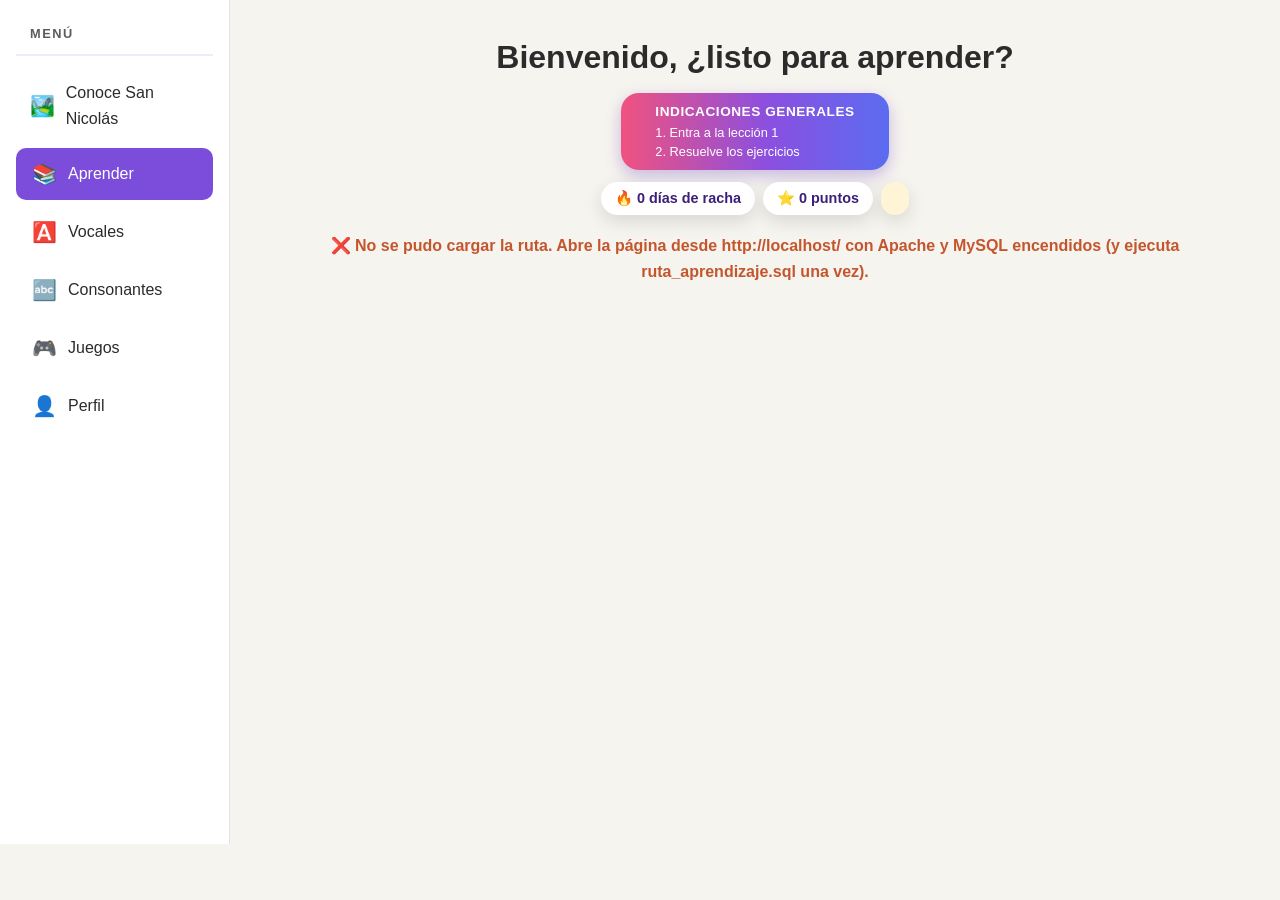
<file: Unidad1.html>
<!DOCTYPE html>
<html lang="es">
<head>
    <meta charset="UTF-8">
    <meta name="viewport" content="width=device-width, initial-scale=1.0">
    <title>Aprender - Unidad 1</title>
    <link rel="stylesheet" href="inicio.css">
    <link rel="stylesheet" href="unidad1.css">
</head>
<body>

<svg width="0" height="0" style="position:absolute" aria-hidden="true">
    <defs>
        <symbol id="ic-lock" viewBox="0 0 64 64">
            <path d="M20 29V21a12 12 0 0 1 24 0v8" fill="none" stroke="#b78cf0" stroke-width="7" stroke-linecap="round"/>
            <rect x="11" y="28" width="42" height="31" rx="9" fill="#ffd95a" stroke="#e0a82e" stroke-width="3"/>
            <circle cx="32" cy="41" r="4.6" fill="#6b4a00"/>
            <rect x="30.2" y="43" width="3.6" height="9" rx="1.8" fill="#6b4a00"/>
        </symbol>
        <symbol id="ic-open" viewBox="0 0 64 64">
            <path d="M20 29V19a12 12 0 0 1 24 0v3" fill="none" stroke="#8b5cf6" stroke-width="7" stroke-linecap="round"/>
            <rect x="11" y="28" width="42" height="31" rx="9" fill="#ffd95a" stroke="#e0a82e" stroke-width="3"/>
            <circle cx="32" cy="41" r="4.6" fill="#6b4a00"/>
            <rect x="30.2" y="43" width="3.6" height="9" rx="1.8" fill="#6b4a00"/>
        </symbol>
        <symbol id="ic-done" viewBox="0 0 64 64">
            <circle cx="32" cy="32" r="27" fill="#ffd95a" stroke="#e0a82e" stroke-width="3"/>
            <path d="M20 33l8 8 17-18" fill="none" stroke="#5b2fb8" stroke-width="7" stroke-linecap="round" stroke-linejoin="round"/>
        </symbol>
    </defs>
</svg>

<div class="contenedor">

    <aside class="barra" id="barra" data-activo="aprender"></aside>
    <script src="barra.js"></script>

    <main class="main-content">
        <header class="u-cabecera">
            <h1>Bienvenido, ¿listo para aprender?</h1>

            <div class="u-indicaciones">
                <strong>INDICACIONES GENERALES</strong>
                <span>1. Entra a la lección 1</span>
                <span>2. Resuelve los ejercicios</span>
            </div>

            <div class="u-estado" id="uEstado" hidden>
                <span class="u-chip" id="chipRacha">🔥 0 días de racha</span>
                <span class="u-chip" id="chipXp">⭐ 0 puntos</span>
                <span class="u-chip u-chip-hoy" id="chipHoy"></span>
            </div>
        </header>

        <p id="estadoCarga" class="u-aviso">Cargando tu ruta…</p>
        <div id="ruta" class="u-ruta"></div>
    </main>
</div>

<div class="lec" id="leccion" hidden role="dialog" aria-modal="true" aria-label="Lección">
    <div class="lec-top">
        <button type="button" class="lec-x" id="lecSalir" aria-label="Salir de la lección">✕</button>
        <div class="lec-barra"><div class="lec-relleno" id="lecRelleno"></div></div>
        <div class="lec-vidas" id="lecVidas" aria-label="Vidas"></div>
    </div>

    <div class="lec-cuerpo" id="lecCuerpo"></div>

    <div class="lec-pie" id="lecPie">
        <div class="lec-fb" id="lecFb" aria-live="polite"></div>
        <button type="button" class="lec-btn" id="lecBtn" disabled>COMPROBAR</button>
    </div>
</div>

<div class="u-modal" id="uModal" hidden role="dialog" aria-modal="true">
    <div class="u-modal-caja">
        <div class="u-modal-emoji" id="mEmoji"></div>
        <h2 id="mTitulo"></h2>
        <p id="mTexto"></p>
        <p class="u-modal-xp" id="mXp"></p>
        <button type="button" class="lec-btn" id="mBtn"></button>
    </div>
</div>

<script src="unidad1.js"></script>
</body>
</html>
</file>
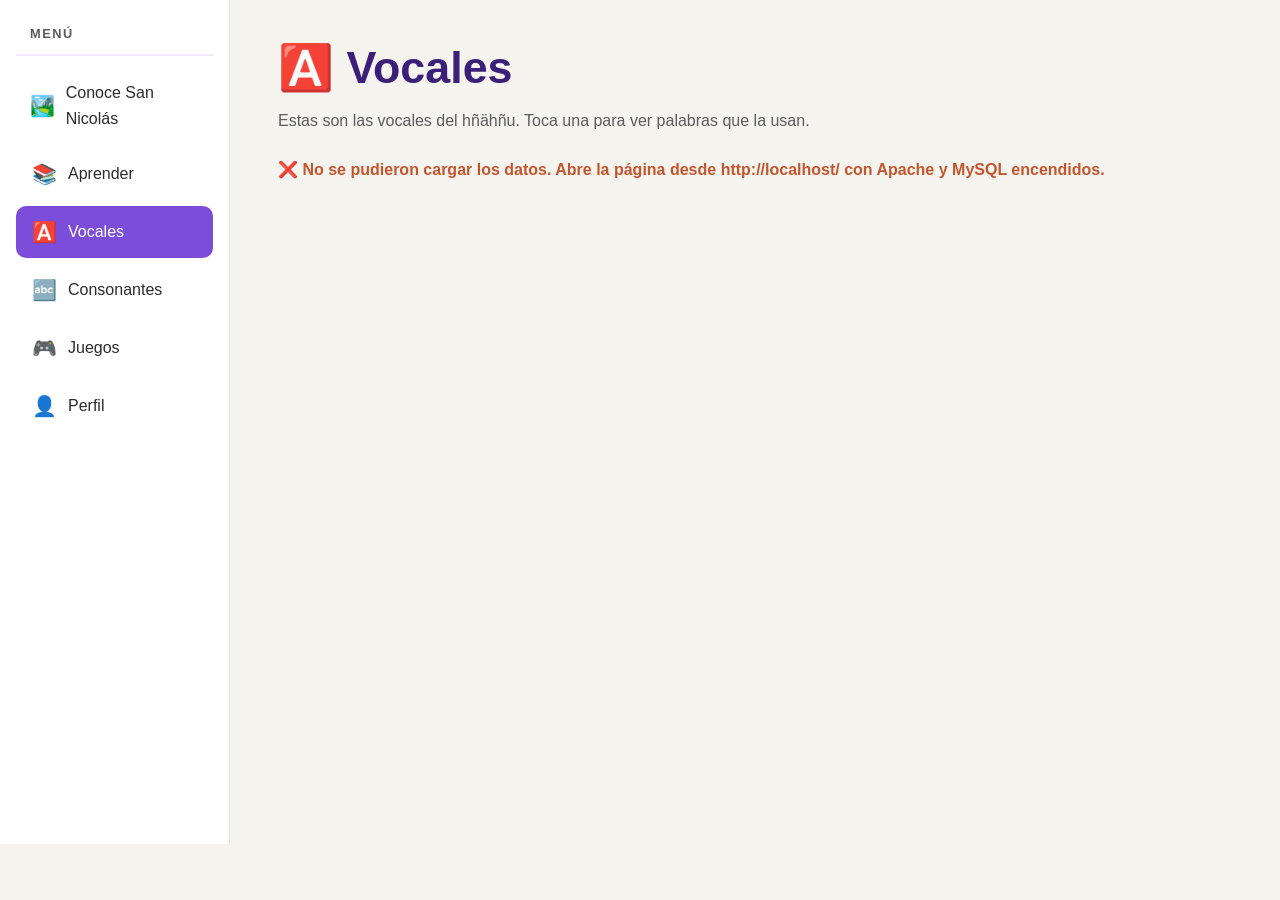
<file: vocales.html>
<!DOCTYPE html>
<html lang="es">
<head>
    <meta charset="UTF-8">
    <meta name="viewport" content="width=device-width, initial-scale=1.0">
    <title>Vocales</title>
    <link rel="stylesheet" href="inicio.css">
    <link rel="stylesheet" href="letras.css">
</head>
<body data-tipo="vocal">

    <div class="contenedor">

        <!-- Menú lateral compartido -->
        <aside class="barra" id="barra" data-activo="vocales"></aside>
        <script src="barra.js"></script>

        <main class="main-content">
            <h1>🅰️ Vocales</h1>
            <p>Estas son las vocales del hñähñu. Toca una para ver palabras que la usan.</p>

            <p id="estadoCarga" class="letras-aviso">Cargando…</p>

            <div id="contenido" hidden>
                <section>
                    <h2>Alfabeto</h2>
                    <div class="letras-grid" id="letrasGrid" role="tablist" aria-label="Vocales"></div>
                </section>

                <section class="letra-detalle" id="detalle" aria-live="polite">
                    <div class="letra-grande" id="letraGrande"></div>
                    <div class="letra-info">
                        <h2 id="detalleTitulo"></h2>
                        <p id="detalleSub"></p>
                        <ul class="palabras-lista" id="palabrasLista"></ul>
                        <button type="button" class="letras-btn" id="btnMas" hidden>Ver más palabras</button>
                    </div>
                </section>
            </div>
        </main>
    </div>

    <script src="letras.js"></script>
</body>
</html>
</file>
<file: juegos/comun/juego.css>
/* ==========================================================
   juego.css - estilos compartidos de Memorama y Sopa de letras
   ========================================================== */
:root {
    --verde-oscuro: #3b1f78;
    --verde: #7c4ddb;
    --verde-claro: #f1eaff;
    --dorado: #e0a82e;
    --terracota: #c4562e;
    --texto: #2b2b2b;
    --texto-suave: #5c5c5c;
    --fondo: #f6f4ef;
    --blanco: #fff;
    --sombra: 0 6px 18px rgba(0, 0, 0, .12);
    --radio: 16px;
}
*, *::before, *::after { box-sizing: border-box; margin: 0; padding: 0; }
body {
    min-height: 100vh;
    font-family: "Segoe UI", Tahoma, Geneva, Verdana, sans-serif;
    background: var(--fondo);
    color: var(--texto);
    line-height: 1.5;
}
button, select { font: inherit; }
:focus-visible { outline: 3px solid var(--dorado); outline-offset: 2px; }

.jg-top {
    display: flex; align-items: center; gap: 16px; flex-wrap: wrap;
    padding: 12px 20px;
    background: var(--verde-oscuro);
    color: var(--blanco);
}
.jg-top a { color: #ffe9a8; font-weight: 700; text-decoration: none; }
.jg-top a:hover { text-decoration: underline; }
.jg-top h1 { font-size: 1.25rem; }

.jg-main { max-width: 760px; margin: 0 auto; padding: 18px 14px 40px; }

.jg-controles { display: flex; flex-wrap: wrap; gap: 10px 14px; align-items: flex-end; margin-bottom: 14px; }
.jg-controles label { display: flex; flex-direction: column; gap: 3px; font-size: .8rem; font-weight: 700; color: var(--verde-oscuro); }
.jg-controles select {
    padding: 8px 10px; border: 1.5px solid #d9cff2; border-radius: 10px; background: var(--blanco); min-width: 150px;
}
.jg-btn {
    padding: 9px 18px; border: 0; border-radius: 10px;
    background: var(--dorado); color: #1b1b1b; font-weight: 800; cursor: pointer; text-decoration: none;
    display: inline-block; transition: transform .2s, opacity .2s;
}
.jg-btn:hover { transform: translateY(-2px); opacity: .93; }
.jg-btn.sec { background: var(--verde-claro); color: var(--verde-oscuro); }

.jg-stats {
    display: flex; flex-wrap: wrap; gap: 8px 18px; margin-bottom: 12px;
    padding: 10px 14px; border-radius: 12px; background: var(--blanco); box-shadow: var(--sombra);
    font-weight: 700; color: var(--verde-oscuro);
}
.jg-aviso { margin-bottom: 10px; color: var(--texto-suave); font-size: .92rem; }
.jg-aviso.error { color: var(--terracota); font-weight: 700; }
.jg-ayuda { margin-top: 14px; color: var(--texto-suave); font-size: .9rem; text-align: center; }

/* ---------- Ventana de victoria ---------- */
.jg-modal {
    position: fixed; inset: 0; z-index: 50;
    display: flex; align-items: center; justify-content: center; padding: 16px;
    background: rgba(0, 0, 0, .55);
}
.jg-modal[hidden] { display: none; }
.jg-modal-caja {
    width: 100%; max-width: 380px; padding: 26px 24px;
    background: var(--blanco); border-radius: var(--radio); text-align: center;
    box-shadow: 0 18px 44px rgba(0, 0, 0, .35);
    animation: jg-pop .3s ease;
}
@keyframes jg-pop { from { transform: scale(.85); opacity: 0; } to { transform: none; opacity: 1; } }
.jg-modal-caja h2 { font-size: 1.6rem; color: var(--verde-oscuro); margin-bottom: 6px; }
.jg-modal-caja p { margin: 6px 0; color: var(--texto-suave); }
.jg-xp { font-size: 1.5rem; font-weight: 800; color: var(--verde); }
.jg-logro { margin: 10px 0; padding: 8px 10px; border-radius: 10px; background: #fff4d6; color: #7a5600; font-weight: 700; }
.jg-modal-botones { display: flex; flex-wrap: wrap; gap: 8px; justify-content: center; margin-top: 16px; }

@media (prefers-reduced-motion: reduce) {
    * { animation: none !important; transition: none !important; }
}
</file>
<file: juegos/memorama/memorama.css>
.mem-tablero {
    display: grid;
    grid-template-columns: repeat(var(--cols, 4), 1fr);
    gap: 10px;
    perspective: 900px;
}
.mem-carta {
    position: relative;
    aspect-ratio: 4 / 3;
    border: 0; padding: 0; background: none; cursor: pointer;
    transform-style: preserve-3d;
    transition: transform .45s;
}
.mem-carta.volteada, .mem-carta.acertada { transform: rotateY(180deg); }
.mem-cara {
    position: absolute; inset: 0;
    display: flex; align-items: center; justify-content: center;
    padding: 6px; border-radius: 12px; text-align: center;
    backface-visibility: hidden; -webkit-backface-visibility: hidden;
    box-shadow: var(--sombra);
    font-weight: 800; line-height: 1.15; word-break: break-word;
    font-size: clamp(.78rem, 2.6vw, 1.05rem);
}
.mem-frente {
    background: repeating-linear-gradient(45deg, var(--verde), var(--verde) 10px, #9269e6 10px, #9269e6 20px);
    color: #fff; font-size: 1.8rem;
}
.mem-dorso { transform: rotateY(180deg); }
.mem-carta[data-tipo="es"] .mem-dorso { background: var(--verde-claro); color: var(--verde-oscuro); border: 3px solid var(--verde); }
.mem-carta[data-tipo="ot"] .mem-dorso { background: #fff4d6; color: #6b4a00; border: 3px solid var(--dorado); }
.mem-carta.acertada .mem-dorso { box-shadow: 0 0 0 3px #fff, 0 0 0 6px var(--verde); }
.mem-carta.acertada { cursor: default; }

.mem-leyenda { display: inline-block; width: 14px; height: 14px; vertical-align: -2px; border-radius: 4px; }
.mem-leyenda.es { background: var(--verde-claro); border: 2px solid var(--verde); }
.mem-leyenda.ot { background: #fff4d6; border: 2px solid var(--dorado); }

/* Acierto: destello alrededor de la pareja */
.mem-carta.acertada .mem-dorso { animation: mem-brillo .8s ease-out; }
@keyframes mem-brillo { 0% { box-shadow: 0 0 0 0 rgba(124, 77, 219, .7); } 100% { box-shadow: 0 0 0 18px rgba(124, 77, 219, 0); } }
</file>
<file: juegos/sopa/sopa.css>
.sopa-zona { display: flex; flex-wrap: wrap; gap: 18px; align-items: flex-start; justify-content: center; }

.sopa-grid {
    --lado: min(92vw, 520px);
    display: grid;
    grid-template-columns: repeat(var(--n, 8), 1fr);
    width: var(--lado);
    padding: 6px;
    background: var(--blanco);
    border-radius: 14px;
    box-shadow: var(--sombra);
    touch-action: none;       /* permite arrastrar sin que la página se desplace */
    user-select: none; -webkit-user-select: none;
}
.sopa-celda {
    aspect-ratio: 1;
    display: flex; align-items: center; justify-content: center;
    border-radius: 8px;
    font-weight: 800; color: var(--verde-oscuro);
    font-size: calc((var(--lado) - 12px) / var(--n, 8) * .46);
    cursor: pointer;
    transition: background .12s;
}
.sopa-celda.sel { background: var(--dorado); color: #1b1b1b; }
.sopa-celda.hallada { background: hsl(var(--tono, 150) 55% 78%); color: #123; }
.sopa-celda.hallada.sel { background: var(--dorado); }
.sopa-celda.pista { outline: 3px solid var(--terracota); animation: parpadeo .6s ease-in-out infinite alternate; }
@keyframes parpadeo { from { background: #ffd9c9; } to { background: #fff; } }

.sopa-lista { flex: 1 1 200px; min-width: 200px; max-width: 320px; padding: 14px 16px; background: var(--blanco); border-radius: 14px; box-shadow: var(--sombra); }
.sopa-lista h2 { font-size: 1rem; color: var(--verde-oscuro); margin-bottom: 8px; }
.sopa-lista ul { list-style: none; display: grid; gap: 6px; }
.sopa-lista li { padding: 6px 10px; border-radius: 8px; background: var(--verde-claro); font-size: .92rem; }
.sopa-lista li small { display: block; color: var(--texto-suave); }
.sopa-lista li.ok { background: #e6dcff; }
.sopa-lista li.ok b { text-decoration: line-through; text-decoration-color: var(--verde); }

/* Palabra encontrada: las letras "saltan" */
.sopa-celda.hallada { animation: sopa-pop .45s cubic-bezier(.34, 1.56, .64, 1); }
@keyframes sopa-pop { 0% { transform: scale(1); } 40% { transform: scale(1.25); } 100% { transform: scale(1); } }
</file>
<file: inicio.css>
/* ==========================================================
   index.css - San Nicolás Peralta
   ========================================================== */

:root {
    --verde-oscuro: #3b1f78;
    --verde: #7c4ddb;
    --verde-claro: #f1eaff;
    --dorado: #e0a82e;
    --terracota: #c4562e;
    --texto: #2b2b2b;
    --texto-suave: #5c5c5c;
    --fondo: #f6f4ef;
    --blanco: #ffffff;
    --sombra: 0 6px 18px rgba(0, 0, 0, 0.12);
    --radio: 16px;
    --ancho-barra: 230px;
    --alto-menu: 56px;
}

/* ---------- Reset básico ---------- */
*,
*::before,
*::after {
    box-sizing: border-box;
    margin: 0;
    padding: 0;
}

html {
    scroll-behavior: smooth;
    scroll-padding-top: calc(var(--alto-menu) + 16px);
}

body {
    font-family: "Segoe UI", Tahoma, Geneva, Verdana, sans-serif;
    background: var(--fondo);
    color: var(--texto);
    line-height: 1.6;
}

img {
    max-width: 100%;
    display: block;
}

a {
    text-decoration: none;
    color: inherit;
}

ul {
    list-style: none;
}

/* ---------- Menú superior (sidebar2) ---------- */
.sidebar2 {
    position: sticky;
    top: 0;
    z-index: 100;
    height: var(--alto-menu);
    background: var(--verde-oscuro);
    box-shadow: 0 2px 10px rgba(0, 0, 0, 0.25);
}

.menu-link {
    display: flex;
    align-items: center;
    justify-content: center;
    gap: 8px;
    height: 100%;
    padding: 0 12px;
    overflow-x: auto;
}

.menu-link li a {
    display: flex;
    align-items: center;
    gap: 6px;
    padding: 8px 16px;
    border-radius: 999px;
    color: #f1f1f1;
    font-weight: 600;
    font-size: 0.95rem;
    white-space: nowrap;
    transition: background 0.25s, color 0.25s, transform 0.2s;
}

.menu-link li a:hover {
    background: var(--dorado);
    color: #1b1b1b;
    transform: translateY(-2px);
}

.menu-link .icon {
    font-size: 1.15rem;
}

/* ---------- Contenedor general ---------- */
.contenedor {
    display: flex;
    align-items: flex-start;
    min-height: calc(100vh - var(--alto-menu));
}

/* ---------- Barra lateral compartida ---------- */
.barra {
    position: sticky;
    top: var(--alto-menu);
    flex: 0 0 var(--ancho-barra);
    width: var(--ancho-barra);
    height: calc(100vh - var(--alto-menu));
    padding: 24px 16px;
    background: var(--blanco);
    border-right: 1px solid #e2e2e2;
    overflow-y: auto;
}

.barra ul {
    display: flex;
    flex-direction: column;
    gap: 6px;
}

.barra a {
    display: block;
    padding: 10px 14px;
    border-radius: 10px;
    color: var(--texto);
    font-weight: 500;
    transition: background 0.2s, color 0.2s, padding-left 0.2s;
}

.barra a:hover {
    background: var(--verde-claro);
    color: var(--verde-oscuro);
    padding-left: 20px;
}

.barra a.activo,
.barra .activo > a,
.barra a.active {
    background: var(--verde);
    color: var(--blanco);
}

.barra .barra-titulo {
    margin: 0 0 14px;
    padding: 0 14px 10px;
    font-size: 0.8rem;
    letter-spacing: 0.12em;
    text-transform: uppercase;
    color: var(--texto-suave);
    border-bottom: 2px solid var(--verde-claro);
}

.barra a {
    display: flex;
    align-items: center;
    gap: 10px;
}

.barra .icono {
    font-size: 1.25rem;
    width: 28px;
    text-align: center;
}

/* ---------- Contenido principal ---------- */
.main-content {
    flex: 1;
    min-width: 0;
    padding: 32px clamp(16px, 4vw, 48px) 64px;
}

.main-content > h1 {
    font-size: clamp(2rem, 4vw, 2.8rem);
    color: var(--verde-oscuro);
    margin-bottom: 4px;
}

.main-content > p {
    color: var(--texto-suave);
    margin-bottom: 24px;
}

section {
    margin-bottom: 56px;
    padding: 28px clamp(16px, 3vw, 32px);
    background: var(--blanco);
    border-radius: var(--radio);
    box-shadow: 0 2px 10px rgba(0, 0, 0, 0.06);
}

section h2 {
    display: inline-block;
    font-size: 1.8rem;
    color: var(--verde-oscuro);
    margin-bottom: 6px;
    padding-bottom: 4px;
    border-bottom: 4px solid var(--dorado);
}

section > p {
    margin: 10px 0 24px;
    color: var(--texto-suave);
    font-size: 1.05rem;
}

/* ---------- Contenedor de tarjetas ---------- */
.cards-container {
    display: flex;
    flex-wrap: wrap;
    justify-content: center;
    gap: 28px;
}

/* ---------- Tarjetas con efecto de volteo ---------- */
.card {
    position: relative;
    width: 280px;
    height: 340px;
    perspective: 1000px;
    cursor: pointer;
}

.face {
    position: absolute;
    inset: 0;
    border-radius: var(--radio);
    overflow: hidden;
    box-shadow: var(--sombra);
    backface-visibility: hidden;
    -webkit-backface-visibility: hidden;
    transition: transform 0.7s cubic-bezier(0.4, 0.2, 0.2, 1);
}

/* Cara frontal */
.face.front {
    transform: rotateY(0deg);
    background: var(--verde-oscuro);
}

.face.front img {
    width: 100%;
    height: 100%;
    object-fit: cover;
    transition: transform 0.6s;
}

.card:hover .face.front img {
    transform: scale(1.06);
}

.face.front h3 {
    position: absolute;
    left: 0;
    right: 0;
    bottom: 0;
    padding: 36px 14px 14px;
    text-align: center;
    color: var(--blanco);
    font-size: 1.2rem;
    background: linear-gradient(to top, rgba(0, 0, 0, 0.8), transparent);
}

/* Cara trasera */
.face.back {
    transform: rotateY(180deg);
    display: flex;
    flex-direction: column;
    justify-content: center;
    align-items: center;
    gap: 10px;
    padding: 20px;
    text-align: center;
    color: var(--blanco);
    background: linear-gradient(145deg, var(--verde) 0%, var(--verde-oscuro) 100%);
    overflow-y: auto;
}

.face.back h3 {
    font-size: 1.15rem;
    color: var(--dorado);
}

.face.back p {
    font-size: 0.9rem;
    line-height: 1.5;
}

/* Volteo al pasar el mouse / enfocar */
.card:hover .face.front,
.card:focus-within .face.front {
    transform: rotateY(-180deg);
}

.card:hover .face.back,
.card:focus-within .face.back {
    transform: rotateY(0deg);
}

/* ---------- Scrollbar discreta ---------- */
.face.back::-webkit-scrollbar,
.barra::-webkit-scrollbar {
    width: 6px;
}

.face.back::-webkit-scrollbar-thumb,
.barra::-webkit-scrollbar-thumb {
    background: rgba(255, 255, 255, 0.4);
    border-radius: 3px;
}

.barra::-webkit-scrollbar-thumb {
    background: #c9c9c9;
}

/* ---------- Responsive ---------- */
@media (max-width: 900px) {
    .contenedor {
        flex-direction: column;
    }

    .barra {
        position: static;
        flex: none;
        width: 100%;
        height: auto;
        border-right: none;
        border-bottom: 1px solid #e2e2e2;
        padding: 12px;
    }

    .barra ul {
        flex-direction: row;
        flex-wrap: wrap;
        justify-content: center;
    }

    .main-content {
        width: 100%;
    }
}

@media (max-width: 600px) {
    .menu-link {
        justify-content: flex-start;
    }

    .card {
        width: 100%;
        max-width: 320px;
    }

    section {
        padding: 20px 14px;
    }
}

/* En pantallas táctiles, el volteo se activa al tocar */
@media (hover: none) {
    .card:active .face.front {
        transform: rotateY(-180deg);
    }

    .card:active .face.back {
        transform: rotateY(0deg);
    }
}
</file>
<file: letras.css>
.letras-aviso { color: var(--texto-suave); }
.letras-aviso.error { color: var(--terracota); font-weight: 700; }

.letras-grid {
    display: grid;
    grid-template-columns: repeat(auto-fill, minmax(106px, 1fr));
    gap: 12px;
}
.letra-card {
    display: flex; flex-direction: column; align-items: center; justify-content: center; gap: 2px;
    padding: 14px 6px;
    border: 2px solid transparent;
    border-radius: var(--radio);
    background: var(--blanco);
    box-shadow: var(--sombra);
    font: inherit; color: var(--verde-oscuro);
    cursor: pointer;
    transition: transform .2s, border-color .2s, background .2s;
}
.letra-card:hover { transform: translateY(-4px); }
.letra-card:focus-visible { outline: 3px solid var(--dorado); outline-offset: 2px; }
.letra-card .l-txt { white-space: nowrap; font-size: 1.7rem; font-weight: 800; line-height: 1.1; }
.letra-card .l-num { font-size: .75rem; color: var(--texto-suave); }
.letra-card.activa { background: var(--verde); border-color: var(--dorado); color: #fff; }
.letra-card.activa .l-num { color: #f1eaff; }

.letra-detalle {
    display: flex; flex-wrap: wrap; gap: 22px; align-items: flex-start;
    margin-top: 26px; padding: 22px;
    background: var(--blanco); border-radius: var(--radio); box-shadow: var(--sombra);
}
.letra-grande {
    flex: 0 0 auto;
    min-width: 150px; padding: 18px 20px;
    border-radius: var(--radio);
    background: linear-gradient(160deg, var(--verde), var(--verde-oscuro));
    color: #fff; text-align: center;
    font-size: 4rem; font-weight: 800; line-height: 1.1;
}
.letra-info { flex: 1 1 280px; min-width: 0; }
.letra-info h2 { margin-bottom: 4px; }
.letra-info > p { color: var(--texto-suave); margin-bottom: 12px !important; }

.palabras-lista { list-style: none; display: grid; grid-template-columns: repeat(auto-fill, minmax(210px, 1fr)); gap: 10px; }
.palabras-lista li {
    padding: 10px 14px; border-radius: 12px;
    background: var(--verde-claro); border-left: 5px solid var(--dorado);
}
.palabras-lista .p-otomi { display: block; font-size: 1.2rem; font-weight: 800; color: var(--verde-oscuro); }
.palabras-lista .p-es { display: block; color: var(--texto); font-size: .95rem; }
.palabras-lista .p-cat { display: inline-block; margin-top: 3px; padding: 1px 8px; border-radius: 999px; background: #fff; color: var(--texto-suave); font-size: .72rem; font-weight: 600; }
.palabras-lista .p-contiene { font-size: .72rem; color: var(--terracota); font-weight: 700; }
.palabras-vacio { color: var(--texto-suave); font-style: italic; }

.letras-btn {
    margin-top: 14px; padding: 9px 20px; border: 0; border-radius: 10px;
    background: var(--dorado); color: #1b1b1b; font: inherit; font-weight: 700; cursor: pointer;
}
.letras-btn:hover { opacity: .92; }
</file>
<file: juegos.css>
/* ==========================================================
   juegos.css  (se carga DESPUÉS de inicio.css)
   ========================================================== */

:root { --alto-menu: 0px; }

.juegos-grid {
    display: grid;
    grid-template-columns: repeat(auto-fill, minmax(280px, 1fr));
    gap: 24px;
}

.juego-card {
    display: flex;
    flex-direction: column;
    overflow: hidden;
    border-radius: var(--radio);
    background: var(--blanco);
    box-shadow: var(--sombra);
    transition: transform .25s, box-shadow .25s;
}
.juego-card:hover { transform: translateY(-5px); box-shadow: 0 12px 26px rgba(0,0,0,.18); }

/* ---------- Portadas dibujadas con CSS ---------- */
.juego-portada {
    position: relative;
    display: block;
    height: 180px;
    overflow: hidden;
}
.portada-piloto { background: linear-gradient(180deg, #f7d9aa 0%, #f2b480 55%, #e8896b 100%); }
.portada-sol {
    position: absolute;
    top: 26px; right: 38px;
    width: 54px; height: 54px;
    border-radius: 50%;
    background: #fff3c4;
    box-shadow: 0 0 0 10px rgba(255,243,196,.35);
}
.portada-avion {
    position: absolute;
    left: 50%; top: 36px;
    font-size: 3.4rem;
    transform: translateX(-50%) rotate(-8deg);
    animation: vuelo 3.2s ease-in-out infinite;
}
.portada-mar {
    position: absolute;
    left: 0; right: 0; bottom: 0;
    height: 62px;
    background: linear-gradient(180deg, #68c3c0, #3b8f8c);
    border-radius: 60% 60% 0 0 / 28px 28px 0 0;
}
@keyframes vuelo {
    0%, 100% { transform: translateX(-50%) translateY(0) rotate(-8deg); }
    50%      { transform: translateX(-50%) translateY(-10px) rotate(-3deg); }
}

.portada-pronto {
    display: flex;
    align-items: center;
    justify-content: center;
    background: repeating-linear-gradient(45deg, #ececec, #ececec 14px, #e3e3e3 14px, #e3e3e3 28px);
}
.portada-candado { font-size: 3rem; opacity: .6; }

/* ---------- Información ---------- */
.juego-info {
    display: flex;
    flex-direction: column;
    gap: 10px;
    flex: 1;
    padding: 18px 20px 22px;
}
.juego-info h3 { font-size: 1.3rem; color: var(--verde-oscuro); }
.juego-info p { margin: 0 !important; color: var(--texto-suave); font-size: .95rem; }

.juego-tags { display: flex; flex-wrap: wrap; gap: 6px; }
.juego-tags li {
    padding: 3px 10px;
    border-radius: 999px;
    background: var(--verde-claro);
    color: var(--verde-oscuro);
    font-size: .8rem;
    font-weight: 600;
}

.btn-jugar {
    align-self: flex-start;
    margin-top: auto;
    padding: 10px 24px;
    border-radius: 10px;
    background: var(--dorado);
    color: #1b1b1b;
    font-weight: 700;
    transition: transform .2s, opacity .2s;
}
.btn-jugar:hover { transform: translateY(-2px); opacity: .92; }
.btn-desactivado { background: #ddd; color: #777; cursor: not-allowed; }
.btn-desactivado:hover { transform: none; opacity: 1; }

.juego-pronto { opacity: .85; }
.juego-pronto:hover { transform: none; box-shadow: var(--sombra); }

/* ---------- Portada: PinPog ---------- */
.portada-pinpog { background: #0b0b14; }
.pp-bola { position: absolute; width: 16px; height: 16px; background: #fff; left: 20%; top: 20%; animation: pp-rebote 2.4s linear infinite; }
.pp-raqueta { position: absolute; width: 70px; height: 10px; background: #e0a82e; bottom: 22px; left: 50%; margin-left: -35px; animation: pp-mover 2.4s ease-in-out infinite; }
@keyframes pp-rebote { 0%{left:20%;top:15%} 25%{left:70%;top:60%} 50%{left:45%;top:15%} 75%{left:25%;top:60%} 100%{left:20%;top:15%} }
@keyframes pp-mover { 0%,100%{transform:translateX(-60px)} 50%{transform:translateX(60px)} }

/* ---------- Portada: Memorama ---------- */
.portada-memorama { background: linear-gradient(160deg, #7c4ddb, #3b1f78); display: flex; align-items: center; justify-content: center; gap: 10px; }
.mm-carta { display: flex; align-items: center; justify-content: center; width: 74px; height: 98px; border-radius: 10px; font-weight: 800; box-shadow: 0 4px 10px rgba(0,0,0,.3); }
.mm-a { background: repeating-linear-gradient(45deg, #7c4ddb, #7c4ddb 8px, #9269e6 8px, #9269e6 16px); color: #fff; font-size: 1.8rem; border: 3px solid #fff; transform: rotate(-6deg); }
.mm-b { background: #f1eaff; color: #3b1f78; border: 3px solid #7c4ddb; transform: translateY(-6px); }
.mm-c { background: #fff4d6; color: #6b4a00; border: 3px solid #e0a82e; transform: rotate(6deg); }

/* ---------- Portada: Sopa de letras ---------- */
.portada-sopa { background: #fff4d6; display: flex; flex-direction: column; align-items: center; justify-content: center; gap: 6px; }
.sp-fila { font-weight: 800; font-size: 1.6rem; letter-spacing: .35em; color: #3b1f78; }
.sp-fila:nth-child(1) { background: linear-gradient(90deg, #e0a82e 0 100%) no-repeat 0 50% / 100% 70%; padding: 0 6px 0 12px; border-radius: 8px; }

/* ---------- Portadas con imagen (memorama y sopa) ---------- */
.portada-memorama, .portada-sopa { background: #1d2a8f; }
.portada-img { display: block; width: 100%; height: 100%; object-fit: cover; }
.portada-sopa .portada-img { object-position: center; }
</file>
<file: perfil.css>
:root {
    --alto-menu: 0px;
    --naranja: #f08a24;
}

[hidden] { display: none !important; }

.aviso {
    padding: 14px 18px;
    background: var(--verde-claro);
    border-radius: 12px;
    color: var(--verde-oscuro);
}
.aviso.error { background: #fde8e4; color: #8a2a12; }

.perfil-hero {
    display: flex;
    align-items: center;
    gap: 28px;
    background: linear-gradient(135deg, var(--verde-oscuro), var(--verde));
    color: var(--blanco);
}

.avatar-zona { position: relative; flex: 0 0 auto; }

.avatar {
    width: 150px;
    height: 150px;
    border-radius: 50%;
    overflow: hidden;
    border: 5px solid var(--dorado);
    background: var(--verde-claro);
    display: flex;
    align-items: center;
    justify-content: center;
    box-shadow: var(--sombra);
}
.avatar img { width: 100%; height: 100%; object-fit: cover; }
.avatar-inicial {
    font-size: 4rem;
    font-weight: 700;
    color: var(--verde-oscuro);
}

.avatar-camara {
    position: absolute;
    right: 2px;
    bottom: 6px;
    width: 42px;
    height: 42px;
    padding: 0;
    margin: 0;
    border-radius: 50%;
    border: 3px solid var(--blanco);
    background: var(--dorado);
    font-size: 1.1rem;
    cursor: pointer;
    box-shadow: 0 3px 8px rgba(0,0,0,.3);
    transition: transform .2s;
}
.avatar-camara:hover { transform: scale(1.1); }

.perfil-datos { min-width: 0; }
.perfil-datos h2 {
    display: block;
    border: none;
    color: var(--blanco);
    font-size: 2rem;
    margin: 0;
    padding: 0;
    overflow-wrap: anywhere;
}
.perfil-email { color: rgba(255,255,255,.8); margin: 2px 0 14px; overflow-wrap: anywhere; }

.chips { display: flex; flex-wrap: wrap; gap: 8px; margin-bottom: 18px; }
.chip {
    padding: 5px 14px;
    border-radius: 999px;
    background: rgba(255,255,255,.18);
    font-size: .9rem;
    font-weight: 600;
}
.chip:first-child { background: var(--dorado); color: #1b1b1b; }

.acciones { display: flex; flex-wrap: wrap; gap: 10px; }
.btn {
    display: inline-block;
    padding: 10px 20px;
    margin: 0;
    border: none;
    border-radius: 10px;
    font-size: .95rem;
    font-weight: 600;
    cursor: pointer;
    transition: transform .2s, opacity .2s;
}
.btn:hover { transform: translateY(-2px); opacity: .92; }
.btn:disabled { opacity: .6; cursor: wait; transform: none; }
.btn-verde { background: var(--dorado); color: #1b1b1b; }
.btn-gris  { background: rgba(255,255,255,.2); color: var(--blanco); }
.btn-salir { background: transparent; color: var(--blanco); border: 2px solid rgba(255,255,255,.5); }

.mensaje { min-height: 1.4em; margin-top: 10px; font-weight: 600; }
.mensaje.ok { color: #e6dcff; }
.mensaje.error { color: #ffd0c4; }

/* ---------- Estadísticas ---------- */
.stats {
    display: grid;
    grid-template-columns: repeat(auto-fit, minmax(170px, 1fr));
    gap: 16px;
    margin-bottom: 26px;
}
.stat {
    display: flex;
    flex-direction: column;
    align-items: center;
    gap: 2px;
    padding: 20px 12px;
    border-radius: var(--radio);
    background: var(--verde-claro);
    text-align: center;
    color: var(--texto-suave);
}
.stat strong { font-size: 2rem; color: var(--verde-oscuro); line-height: 1.1; }
.stat-icono { font-size: 1.8rem; }
.stat-racha { background: #fff1e0; }
.stat-racha strong { color: var(--terracota); }

.rango-caja {
    padding: 18px 20px;
    border: 2px dashed var(--verde-claro);
    border-radius: var(--radio);
}
.rango-cabecera {
    display: flex;
    justify-content: space-between;
    flex-wrap: wrap;
    gap: 6px;
    margin-bottom: 10px;
    color: var(--verde-oscuro);
}
.rango-cabecera span { color: var(--texto-suave); font-size: .95rem; }
.barra-prog { height: 16px; border-radius: 10px; background: #e5e5e5; overflow: hidden; }
.barra-prog-relleno {
    height: 100%;
    width: 0;
    border-radius: 10px;
    background: linear-gradient(90deg, #7c4ddb, #b392f0);
    transition: width .8s ease;
}
.rango-texto { margin: 8px 0 0 !important; font-size: .9rem; color: var(--texto-suave); }

/* ---------- Logros ---------- */
.proximo {
    margin-bottom: 20px;
    padding: 12px 16px;
    border-left: 5px solid var(--dorado);
    border-radius: 10px;
    background: #fff8e6;
    color: #6b4e08;
}

.logros-grid {
    display: grid;
    grid-template-columns: repeat(auto-fill, minmax(190px, 1fr));
    gap: 16px;
}
.logro {
    display: flex;
    flex-direction: column;
    align-items: center;
    gap: 6px;
    padding: 18px 14px;
    text-align: center;
    border-radius: var(--radio);
    border: 2px solid transparent;
    transition: transform .2s;
}
.logro:hover { transform: translateY(-3px); }
.logro-icono {
    width: 64px;
    height: 64px;
    display: flex;
    align-items: center;
    justify-content: center;
    font-size: 2rem;
    border-radius: 50%;
}
.logro h3 { font-size: 1rem; color: var(--texto); }
.logro p { margin: 0; font-size: .85rem; color: var(--texto-suave); }

.logro.ganado { background: #fff8e6; border-color: var(--dorado); }
.logro.ganado .logro-icono { background: var(--dorado); box-shadow: 0 0 0 4px rgba(224,168,46,.25); }

.logro.bloqueado { background: #f3f3f3; }
.logro.bloqueado .logro-icono { background: #dcdcdc; filter: grayscale(1); opacity: .6; }
.logro.bloqueado h3 { color: #777; }

.logro-mini { width: 100%; height: 6px; border-radius: 4px; background: #ddd; overflow: hidden; margin-top: 4px; }
.logro-mini div { height: 100%; background: var(--verde); }
.logro-etiqueta { font-size: .75rem; font-weight: 700; color: var(--verde); }

/* ---------- Responsive ---------- */
@media (max-width: 700px) {
    .perfil-hero { flex-direction: column; text-align: center; }
    .chips, .acciones { justify-content: center; }
    .rango-cabecera { justify-content: center; text-align: center; }
}
</file>
<file: registro.css>
:root {
    --verde-oscuro: #3b1f78;
    --verde: #7c4ddb;
    --verde-claro: #f1eaff;
    --dorado: #e0a82e;
    --terracota: #c4562e;
    --texto: #2b2b2b;
    --texto-suave: #5c5c5c;
    --fondo: #f6f4ef;
    --blanco: #ffffff;
    --radio: 16px;
}

*, *::before, *::after { box-sizing: border-box; margin: 0; padding: 0; }

body {
    min-height: 100vh;
    font-family: "Segoe UI", Tahoma, Geneva, Verdana, sans-serif;
    color: var(--texto);
    background: linear-gradient(160deg, var(--verde-oscuro) 0%, var(--verde) 55%, #9b73ee 100%);
    line-height: 1.5;
}

.auth {
    min-height: 100vh;
    display: flex;
    align-items: center;
    justify-content: center;
    padding: 24px 16px;
}

.auth-card {
    width: 100%;
    max-width: 480px;
    background: var(--blanco);
    border-radius: var(--radio);
    box-shadow: 0 18px 44px rgba(0, 0, 0, .28);
    overflow: hidden;
}

/* ---------- Cabecera ---------- */
.auth-cabecera {
    text-align: center;
    padding: 26px 28px 8px;
}
.auth-logo { height: 64px; width: auto; max-width: 100%; margin-bottom: 8px; object-fit: contain; }
.auth-cabecera h1 { font-size: 1.6rem; color: var(--verde-oscuro); }
.auth-cabecera p { color: var(--texto-suave); font-size: .95rem; }

/* ---------- Pestañas ---------- */
.tabs {
    display: grid;
    grid-template-columns: 1fr 1fr;
    margin: 18px 28px 0;
    padding: 4px;
    background: var(--verde-claro);
    border-radius: 12px;
}
.tab {
    padding: 10px 8px;
    border: 0;
    border-radius: 9px;
    background: transparent;
    color: var(--verde-oscuro);
    font: inherit;
    font-weight: 700;
    cursor: pointer;
    transition: background .2s, color .2s, box-shadow .2s;
}
.tab:hover { background: rgba(255, 255, 255, .6); }
.tab.activa {
    background: var(--verde);
    color: var(--blanco);
    box-shadow: 0 3px 8px rgba(59, 31, 120, .35);
}
.tab:focus-visible, .enlace:focus-visible, .btn-principal:focus-visible,
input:focus-visible, select:focus-visible {
    outline: 3px solid var(--dorado);
    outline-offset: 2px;
}

/* ---------- Paneles / formularios ---------- */
.panel { display: none; padding: 20px 28px 26px; }
.panel.activo { display: block; animation: aparece .25s ease; }
@keyframes aparece { from { opacity: 0; transform: translateY(6px); } to { opacity: 1; transform: none; } }

label {
    display: block;
    margin: 12px 0 4px;
    font-size: .88rem;
    font-weight: 600;
    color: var(--verde-oscuro);
}
input, select {
    width: 100%;
    padding: 10px 12px;
    border: 1.5px solid #d9cff2;
    border-radius: 10px;
    background: #fbf9ff;
    font: inherit;
    color: var(--texto);
}
input:focus, select:focus { border-color: var(--verde); }
input.invalido, select.invalido { border-color: var(--terracota); background: #fff6f3; }

.fila { display: grid; grid-template-columns: 1fr 1fr; gap: 12px; }
@media (max-width: 460px) { .fila { grid-template-columns: 1fr; } }

.btn-principal {
    width: 100%;
    margin-top: 20px;
    padding: 12px;
    border: 0;
    border-radius: 10px;
    background: var(--dorado);
    color: #1b1b1b;
    font: inherit;
    font-weight: 800;
    cursor: pointer;
    transition: transform .2s, opacity .2s;
}
.btn-principal:hover { transform: translateY(-2px); opacity: .93; }
.btn-principal:disabled { opacity: .6; cursor: wait; transform: none; }

.msg { min-height: 1.4em; margin-top: 12px; text-align: center; font-size: .92rem; font-weight: 600; }
.msg.ok { color: var(--verde); }
.msg.error { color: var(--terracota); }

.cambio { margin-top: 14px; text-align: center; font-size: .9rem; color: var(--texto-suave); }
.enlace {
    border: 0;
    background: none;
    font: inherit;
    font-weight: 700;
    color: var(--verde);
    text-decoration: underline;
    cursor: pointer;
}
</file>
<file: unidad1.css>
:root {
    --grad-tema: linear-gradient(90deg, #f0527f 0%, #8b4fe0 55%, #5b6cf0 100%);
    --ok: #2fa968;
    --ok-fondo: #def6e8;
    --mal: #d43a3a;
    --mal-fondo: #ffe3e3;
}

.u-cabecera { text-align: center; margin-bottom: 18px; }
.u-cabecera h1 { font-size: clamp(1.4rem, 3.4vw, 2rem); }
.u-indicaciones {
    display: inline-flex; flex-direction: column; gap: 2px;
    margin-top: 10px; padding: 10px 34px; border-radius: 18px;
    background: var(--grad-tema); color: #fff;
    font-size: .8rem; line-height: 1.35; text-align: left;
    box-shadow: 0 6px 16px rgba(91, 47, 184, .3);
}
.u-indicaciones strong { text-align: center; font-size: .85rem; letter-spacing: .04em; }

.u-estado { display: flex; flex-wrap: wrap; gap: 8px; justify-content: center; margin-top: 12px; }
.u-chip {
    padding: 5px 14px; border-radius: 999px; background: var(--blanco);
    box-shadow: var(--sombra); font-weight: 700; font-size: .9rem; color: var(--verde-oscuro);
}
.u-chip-hoy { background: #fff4d6; color: #7a5600; }
.u-chip-hoy.listo { background: var(--ok-fondo); color: #1d7a48; }
.u-aviso { text-align: center; color: var(--texto-suave); }
.u-aviso.error { color: var(--terracota); font-weight: 700; }

/* ---------- Ruta de temas ---------- */
.u-ruta { max-width: 820px; margin: 0 auto; }
.u-fila {
    display: flex; align-items: center; gap: 28px;
    padding: 20px 6px; border-bottom: 1px solid #ece6f7;
}
.u-fila:last-child { border-bottom: 0; }
.u-tema {
    flex: 0 0 210px; min-height: 76px; padding: 10px 18px;
    display: flex; flex-direction: column; align-items: center; justify-content: center; text-align: center;
    border-radius: 26px; background: var(--grad-tema); color: #fff;
    font-weight: 800; font-size: .82rem; letter-spacing: .04em; text-transform: uppercase;
    box-shadow: 0 6px 14px rgba(91, 47, 184, .28);
}
.u-tema small { display: block; margin-top: 2px; font-weight: 600; font-size: .68rem; opacity: .9; text-transform: none; letter-spacing: 0; }

.u-niveles { display: flex; gap: 22px; flex-wrap: wrap; }
.u-nodo {
    position: relative; display: flex; flex-direction: column; align-items: center; gap: 2px;
    min-width: 76px; padding: 4px; border: 0; background: none;
    font: inherit; font-weight: 700; color: var(--texto); cursor: pointer;
}
.u-nodo .u-ic { width: 70px; height: 70px; transition: transform .2s; }
.u-nodo:hover:not(:disabled) .u-ic { transform: translateY(-4px) scale(1.05); }
.u-nodo:disabled { cursor: not-allowed; }
.u-nodo:disabled .u-ic { opacity: .8; filter: saturate(.7); }
.u-nodo:focus-visible { outline: 3px solid var(--dorado); outline-offset: 3px; border-radius: 12px; }
.u-nodo .u-lbl { font-size: 1.05rem; }
.u-nodo.actual .u-lbl { text-decoration: underline; text-underline-offset: 3px; color: var(--verde-oscuro); }
.u-nodo.actual .u-ic { animation: u-salto 1.6s ease-in-out infinite; }
@keyframes u-salto { 0%, 100% { transform: translateY(0); } 50% { transform: translateY(-6px); } }
.u-estrellas { font-size: .8rem; letter-spacing: 1px; min-height: 1.1em; }
.u-empezar {
    position: absolute; top: -14px; left: 50%; transform: translateX(-50%);
    padding: 2px 10px; border-radius: 999px; background: var(--verde); color: #fff;
    font-size: .68rem; font-weight: 800; white-space: nowrap;
}

@media (max-width: 640px) {
    .u-fila { flex-direction: column; align-items: stretch; gap: 14px; }
    .u-tema { flex-basis: auto; }
    .u-niveles { justify-content: space-around; }
}

/* ---------- Lección (pantalla completa) ---------- */
.lec { position: fixed; inset: 0; z-index: 300; display: flex; flex-direction: column; background: #fff; }
.lec[hidden] { display: none; }
.lec-top { display: flex; align-items: center; gap: 14px; padding: 14px 18px; max-width: 760px; width: 100%; margin: 0 auto; }
.lec-x { border: 0; background: none; font-size: 1.4rem; color: var(--texto-suave); cursor: pointer; padding: 4px 8px; }
.lec-barra { flex: 1; height: 16px; border-radius: 999px; background: #e9e1f7; overflow: hidden; }
.lec-relleno { height: 100%; width: 0; border-radius: 999px; background: var(--grad-tema); transition: width .4s ease; }
.lec-vidas { font-size: 1.1rem; letter-spacing: 2px; white-space: nowrap; }
.lec-vidas.sacudir { animation: u-sacudir .4s; }
@keyframes u-sacudir { 0%, 100% { transform: translateX(0); } 25% { transform: translateX(-7px); } 75% { transform: translateX(7px); } }

.lec-cuerpo { flex: 1; overflow-y: auto; width: 100%; max-width: 640px; margin: 0 auto; padding: 14px 18px 24px; }
.q-tipo { font-size: .8rem; font-weight: 800; letter-spacing: .06em; text-transform: uppercase; color: var(--verde); }
.q-prompt { margin: 6px 0 20px; font-size: clamp(1.3rem, 3.6vw, 1.8rem); color: var(--verde-oscuro); line-height: 1.25; }
.q-prompt em { font-style: normal; background: #f1eaff; padding: 0 8px; border-radius: 8px; }

/* Opciones */
.q-opciones { display: grid; gap: 10px; }
.q-op {
    padding: 14px 16px; border: 2px solid #dccffa; border-bottom-width: 4px; border-radius: 14px;
    background: #fff; font: inherit; font-size: 1.1rem; font-weight: 700; text-align: left;
    color: var(--texto); cursor: pointer; transition: background .15s, border-color .15s;
}
.q-op:hover { background: #f7f2ff; }
.q-op.sel { border-color: var(--verde); background: #efe6ff; }
.q-op.ok { border-color: var(--ok); background: var(--ok-fondo); }
.q-op.mal { border-color: var(--mal); background: var(--mal-fondo); }
.q-op:disabled { cursor: default; }

/* Parejas */
.q-parejas { display: grid; grid-template-columns: 1fr 1fr; gap: 10px 14px; }
.q-col { display: grid; gap: 10px; align-content: start; }
.q-par {
    padding: 14px 10px; border: 2px solid #dccffa; border-bottom-width: 4px; border-radius: 14px;
    background: #fff; font: inherit; font-weight: 700; color: var(--texto); cursor: pointer; word-break: break-word;
}
.q-par.sel { border-color: var(--verde); background: #efe6ff; }
.q-par.ok { border-color: var(--ok); background: var(--ok-fondo); color: #1d7a48; cursor: default; }
.q-par.mal { animation: u-sacudir .4s; border-color: var(--mal); background: var(--mal-fondo); }

/* Ordenar letras */
.q-resp { display: flex; flex-wrap: wrap; gap: 8px; min-height: 64px; padding: 10px; border-bottom: 3px solid #dccffa; margin-bottom: 18px; }
.q-banco { display: flex; flex-wrap: wrap; gap: 8px; justify-content: center; min-height: 56px; }
.q-ficha {
    min-width: 46px; padding: 10px 12px; border: 2px solid #dccffa; border-bottom-width: 4px; border-radius: 12px;
    background: #fff; font: inherit; font-size: 1.3rem; font-weight: 800; color: var(--verde-oscuro); cursor: pointer;
}
.q-ficha:hover { background: #f7f2ff; }
.q-ficha.vacia { visibility: hidden; }
.q-resp.ok .q-ficha { border-color: var(--ok); background: var(--ok-fondo); }
.q-resp.mal .q-ficha { border-color: var(--mal); background: var(--mal-fondo); }

/* Escribir */
.q-input {
    width: 100%; padding: 14px 16px; border: 2px solid #dccffa; border-radius: 14px;
    font: inherit; font-size: 1.3rem; font-weight: 700; color: var(--verde-oscuro); background: #fbf9ff;
}
.q-input:focus { outline: 3px solid var(--dorado); border-color: var(--verde); }
.q-input.ok { border-color: var(--ok); background: var(--ok-fondo); }
.q-input.mal { border-color: var(--mal); background: var(--mal-fondo); }
.q-nota { margin-top: 8px; font-size: .85rem; color: var(--texto-suave); }

/* Teclas de letras especiales (modo "escribir") */
.q-teclas { display: flex; flex-wrap: wrap; gap: 8px; justify-content: center; margin-top: 16px; }
.q-tecla {
    display: inline-flex; align-items: center; justify-content: center;
    width: 48px; height: 52px; padding: 0;
    border: 2px solid #dccffa; border-bottom-width: 4px; border-radius: 12px; background: #fff;
    font-family: "Segoe UI", "Helvetica Neue", Arial, sans-serif; font-size: 1.6rem; font-weight: 600; line-height: 1;
    color: var(--verde-oscuro); cursor: pointer;
}
.q-tecla:hover { background: #f7f2ff; }
.q-tecla:active { transform: translateY(2px); border-bottom-width: 2px; }
.q-tecla:focus-visible { outline: 3px solid var(--dorado); outline-offset: 2px; }

/* Pie: comprobar / retroalimentación */
.lec-pie { border-top: 2px solid #eee; background: #fff; }
.lec-pie > * { max-width: 640px; margin-left: auto; margin-right: auto; }
.lec-fb { display: none; padding: 14px 18px 0; font-weight: 800; font-size: 1.1rem; }
.lec-pie.ok { background: var(--ok-fondo); border-color: #bfe8d0; }
.lec-pie.ok .lec-fb { display: block; color: #1d7a48; }
.lec-pie.mal { background: var(--mal-fondo); border-color: #f4c3c3; }
.lec-pie.mal .lec-fb { display: block; color: #b3261e; }
.lec-fb small { display: block; margin-top: 2px; font-weight: 600; font-size: .92rem; }
.lec-btn {
    display: block; width: calc(100% - 36px); margin: 14px auto 18px; padding: 14px;
    border: 0; border-bottom: 4px solid #5b2fb8; border-radius: 14px;
    background: var(--verde); color: #fff; font: inherit; font-weight: 800; letter-spacing: .05em; cursor: pointer;
    max-width: 604px;
}
.lec-btn:hover:not(:disabled) { filter: brightness(1.08); }
.lec-btn:disabled { background: #ddd; border-bottom-color: #c4c4c4; color: #999; cursor: not-allowed; }
.lec-pie.mal .lec-btn { background: var(--mal); border-bottom-color: #a02727; }
.lec-pie.ok .lec-btn { background: var(--ok); border-bottom-color: #1f7a4c; }
.lec-btn:focus-visible, .q-op:focus-visible, .q-par:focus-visible, .q-ficha:focus-visible { outline: 3px solid var(--dorado); outline-offset: 2px; }

/* ---------- Ventana final ---------- */
.u-modal { position: fixed; inset: 0; z-index: 400; display: flex; align-items: center; justify-content: center; padding: 16px; background: rgba(35, 15, 75, .7); }
.u-modal[hidden] { display: none; }
.u-modal-caja { width: 100%; max-width: 380px; padding: 26px 22px 8px; border-radius: var(--radio); background: #fff; text-align: center; animation: u-pop .3s ease; }
@keyframes u-pop { from { transform: scale(.85); opacity: 0; } to { transform: none; opacity: 1; } }
.u-modal-emoji { font-size: 3rem; line-height: 1.1; }
.u-modal-caja h2 { margin: 6px 0; color: var(--verde-oscuro); font-size: 1.5rem; }
.u-modal-caja p { margin: 4px 0; color: var(--texto-suave); }
.u-modal-xp { font-size: 1.4rem; font-weight: 800; color: var(--verde) !important; }
.u-modal-caja .lec-btn { width: 100%; margin: 14px 0 16px; }

/* ==========================================================
   Animaciones de acierto / fallo (mismos tiempos y curvas en todo)
   ========================================================== */
:root {
    --spring: cubic-bezier(.34, 1.56, .64, 1);   /* rebote suave */
    --t-pop: .5s;
}

/* Respuesta correcta: la opción "salta" y suelta un aro de luz */
.lec[data-res="ok"] .q-op.ok,
.lec[data-res="ok"] .q-input.ok,
.lec[data-res="ok"] .q-resp.ok { animation: u-pop var(--t-pop) var(--spring), u-aro .7s ease-out; }
.q-par.ok { animation: u-pop var(--t-pop) var(--spring), u-aro .7s ease-out; }
@keyframes u-pop { 0% { transform: scale(1); } 35% { transform: scale(1.07); } 100% { transform: scale(1); } }
@keyframes u-aro { 0% { box-shadow: 0 0 0 0 rgba(47, 169, 104, .55); } 100% { box-shadow: 0 0 0 16px rgba(47, 169, 104, 0); } }

/* Ordenar letras: las fichas hacen "la ola" */
.lec[data-res="ok"] .q-resp.ok .q-ficha { animation: u-ola .5s var(--spring) both; animation-delay: calc(var(--i, 0) * 70ms); }
@keyframes u-ola { 0% { transform: translateY(0); } 40% { transform: translateY(-12px); } 100% { transform: translateY(0); } }

/* Respuesta incorrecta: sacudida; la correcta se marca sin saltar */
.lec[data-res="mal"] .q-op.mal,
.lec[data-res="mal"] .q-input.mal,
.lec[data-res="mal"] .q-resp.mal { animation: u-sacudir .4s; }

/* Barra de comprobación: sube con rebote */
.lec-pie.ok .lec-fb, .lec-pie.mal .lec-fb { animation: u-sube .4s var(--spring); }
@keyframes u-sube { from { transform: translateY(18px); opacity: 0; } to { transform: none; opacity: 1; } }
.lec-pie.ok .lec-btn { animation: u-latido .6s ease-out; }
@keyframes u-latido { 0% { box-shadow: 0 0 0 0 rgba(47, 169, 104, .5); } 100% { box-shadow: 0 0 0 14px rgba(47, 169, 104, 0); } }

/* Barra de progreso: destello al avanzar */
.lec-relleno { position: relative; }
.lec-relleno.brilla { animation: u-brilla .7s ease-out; }
@keyframes u-brilla { 0% { filter: brightness(1.6) saturate(1.4); box-shadow: 0 0 14px rgba(179, 146, 240, .9); } 100% { filter: none; box-shadow: none; } }

/* Capibara que se asoma sobre la barra al acertar */
.lec-pie.ok .lec-fb { position: relative; }
.lec-mascota {
    position: absolute; right: 18px; bottom: calc(100% + 2px);
    width: 72px; height: auto; pointer-events: none;
    transform-origin: 50% 100%;
    animation: u-asoma .55s var(--spring) both, u-menea 1.1s ease-in-out .55s 2;
}
@keyframes u-asoma { from { transform: translateY(70%) scale(.7); opacity: 0; } to { transform: none; opacity: 1; } }
@keyframes u-menea { 0%, 100% { transform: rotate(0); } 25% { transform: rotate(-5deg); } 75% { transform: rotate(5deg); } }
@media (max-width: 520px) { .lec-mascota { width: 56px; right: 10px; } }

/* Confeti */
.confeti-capa { position: fixed; inset: 0; z-index: 500; pointer-events: none; overflow: hidden; }
.confeti {
    position: absolute; left: 0; top: 0; width: var(--w, 9px); height: var(--h, 14px);
    background: var(--c); border-radius: 2px; opacity: 0;
    animation: u-confeti var(--d, 1s) cubic-bezier(.2, .7, .3, 1) var(--dl, 0s) forwards;
}
@keyframes u-confeti {
    0%   { opacity: 1; transform: translate(var(--x0), var(--y0)) rotate(0) scale(.6); }
    55%  { opacity: 1; transform: translate(calc(var(--x0) + var(--dx) * .9), calc(var(--y0) + var(--dy))) rotate(calc(var(--rot) * .6)) scale(1); }
    100% { opacity: 0; transform: translate(calc(var(--x0) + var(--dx)), calc(var(--y0) + var(--dy) + var(--fall))) rotate(var(--rot)) scale(.9); }
}

/* Ventana de nivel completado */
.u-modal-mascota { display: block; width: 104px; height: auto; margin: 0 auto; animation: u-asoma .6s var(--spring) both, u-flota 2.4s ease-in-out .6s infinite; }
@keyframes u-flota { 0%, 100% { transform: translateY(0); } 50% { transform: translateY(-6px); } }
.u-modal-xp { animation: u-pop .6s var(--spring) .15s both; }

/* Nivel recién superado en la ruta */
.u-nodo.recien .u-ic { animation: u-recien .9s var(--spring); }
.u-nodo.recien::after {
    content: ""; position: absolute; top: 4px; left: 50%; width: 70px; height: 70px; margin-left: -35px;
    border-radius: 50%; border: 4px solid #e0a82e; opacity: 0; pointer-events: none;
    animation: u-onda .9s ease-out;
}
@keyframes u-recien { 0% { transform: scale(.4) rotate(-20deg); } 60% { transform: scale(1.2) rotate(6deg); } 100% { transform: scale(1) rotate(0); } }
@keyframes u-onda { 0% { transform: scale(.8); opacity: .9; } 100% { transform: scale(1.9); opacity: 0; } }

@media (prefers-reduced-motion: reduce) { * { animation: none !important; transition: none !important; } }
</file>
